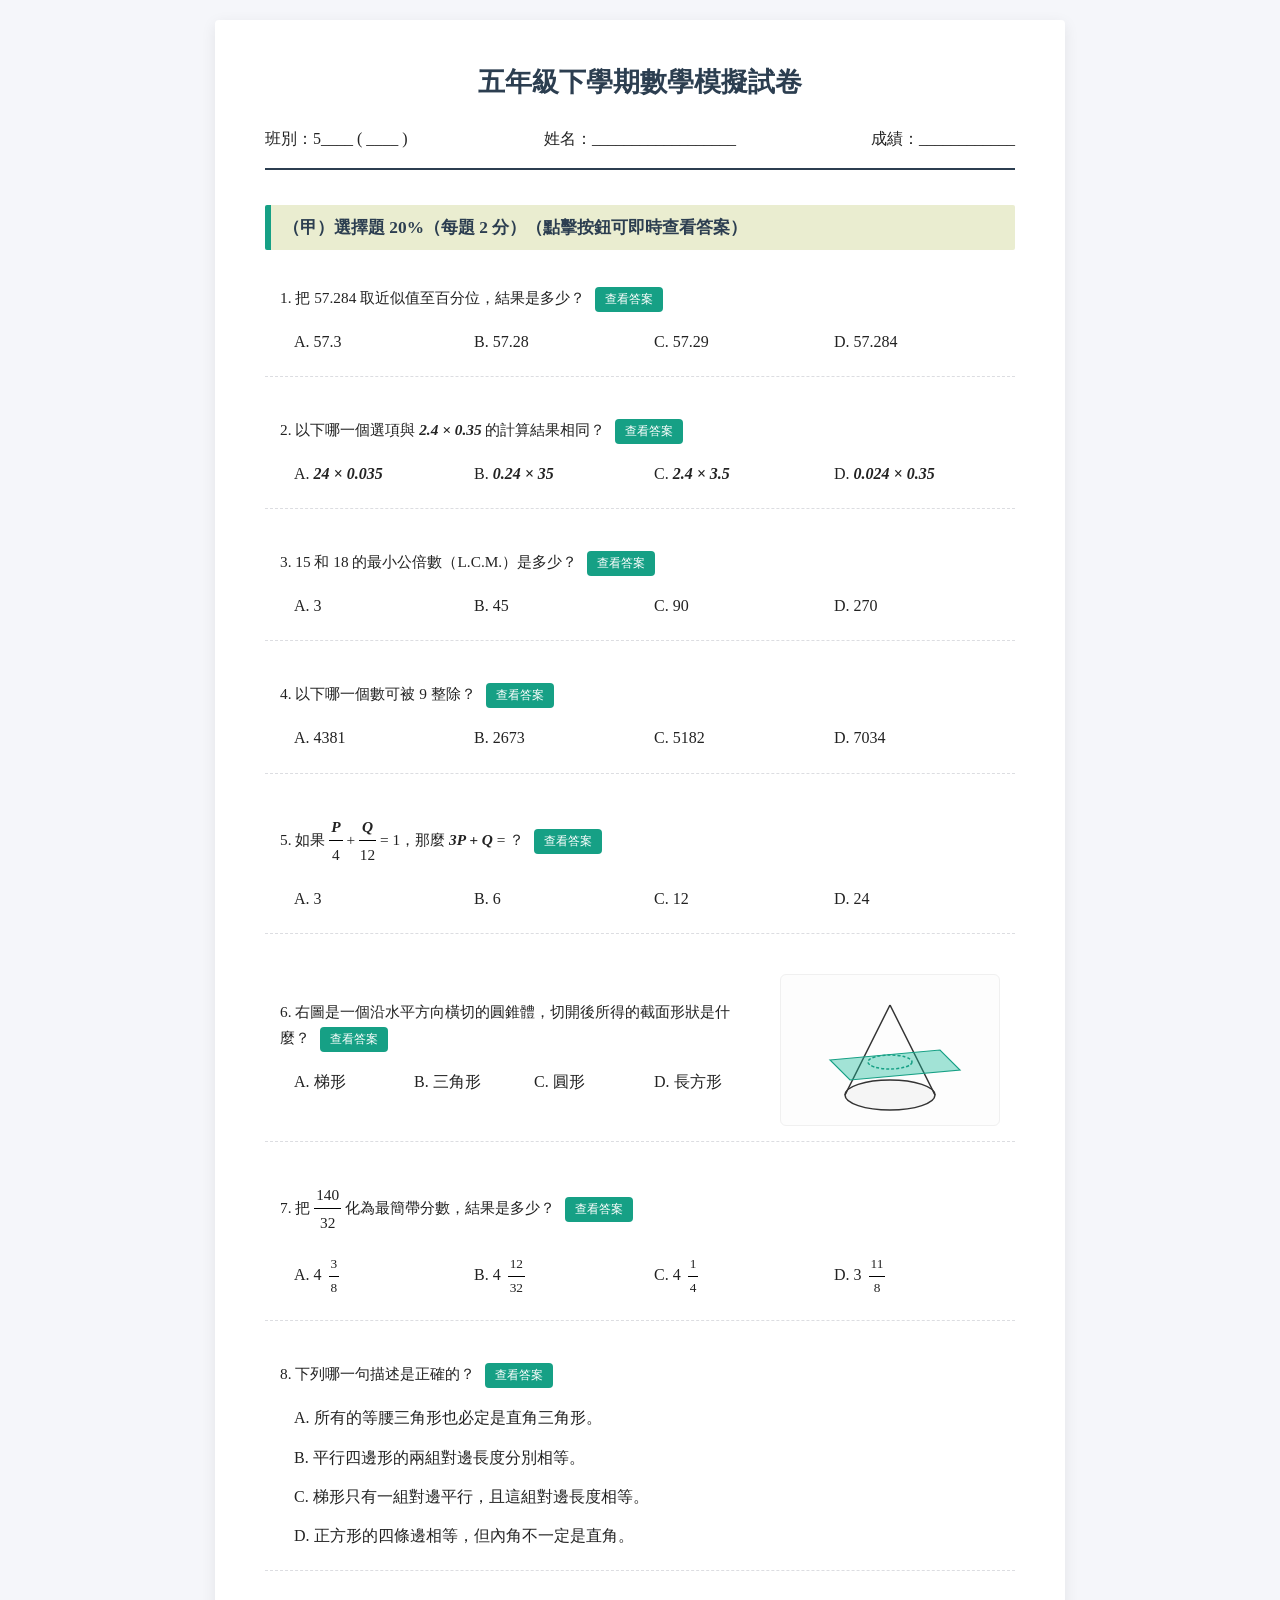
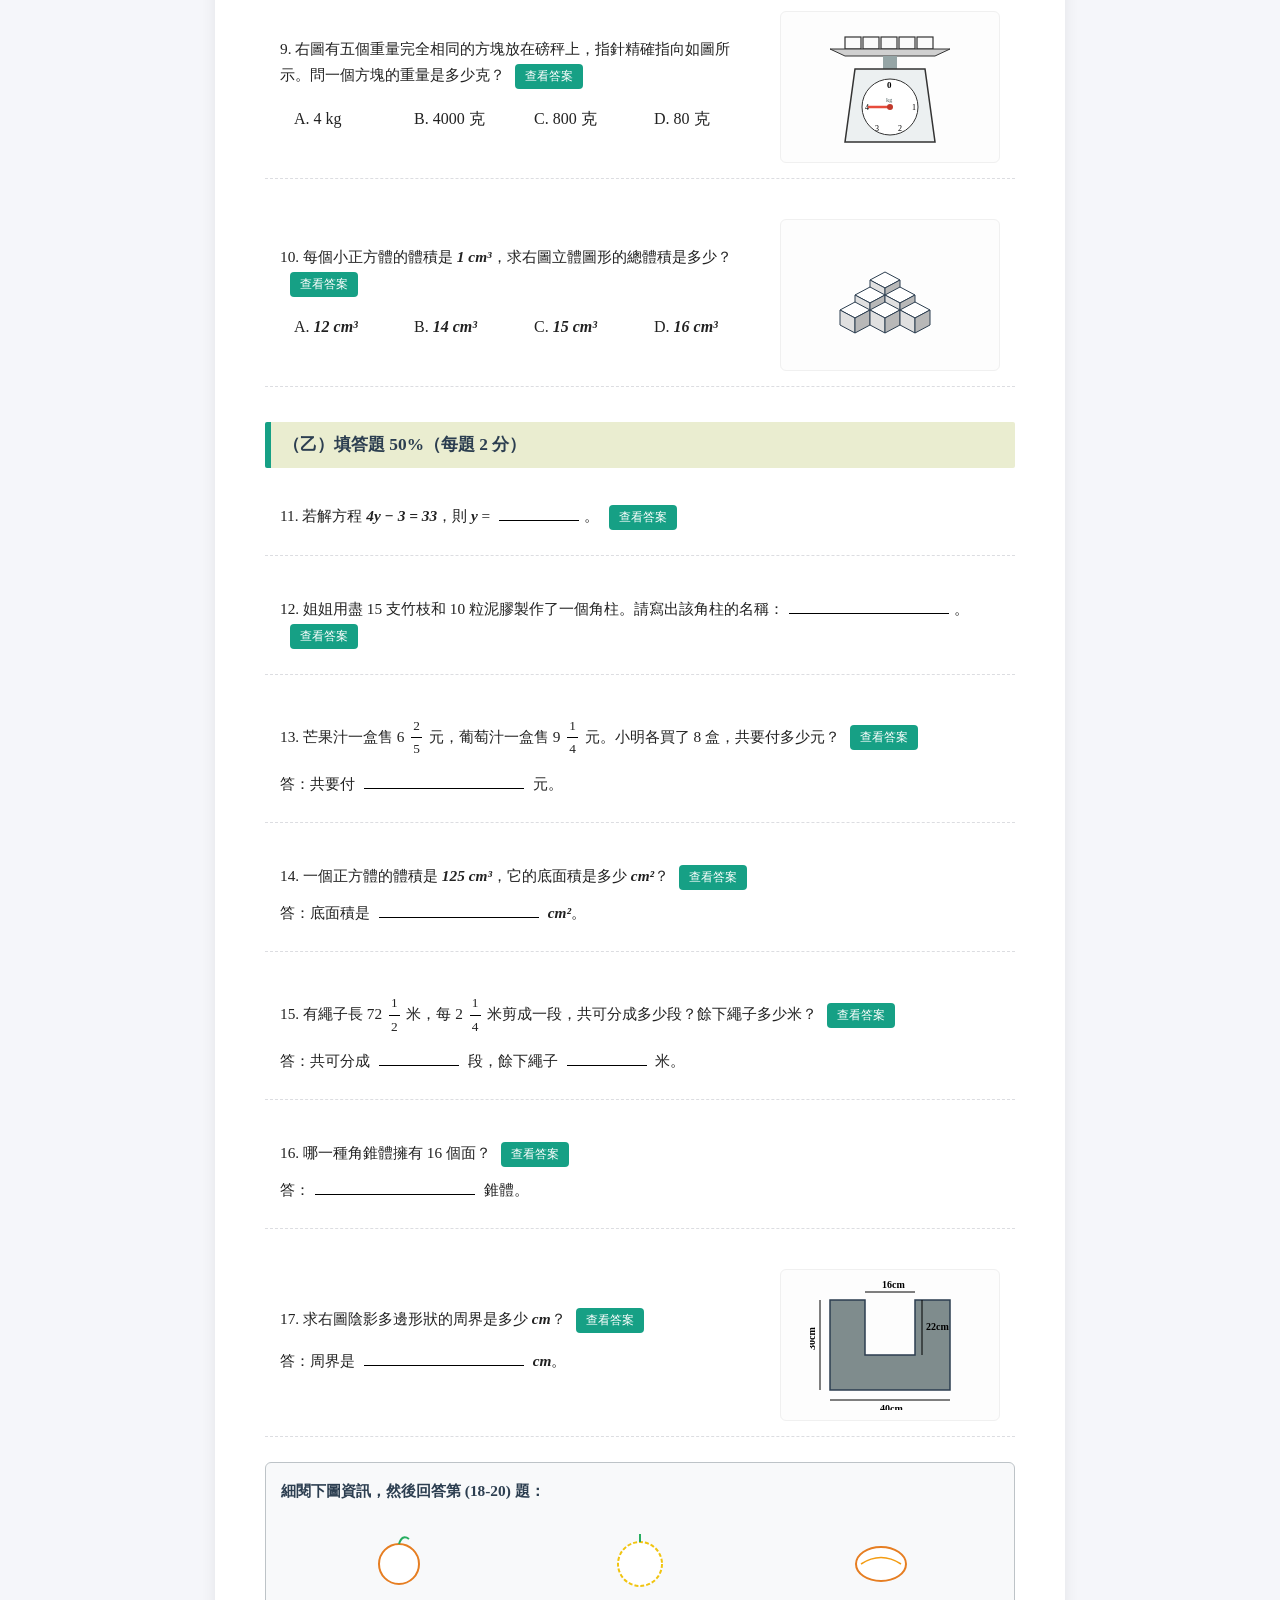
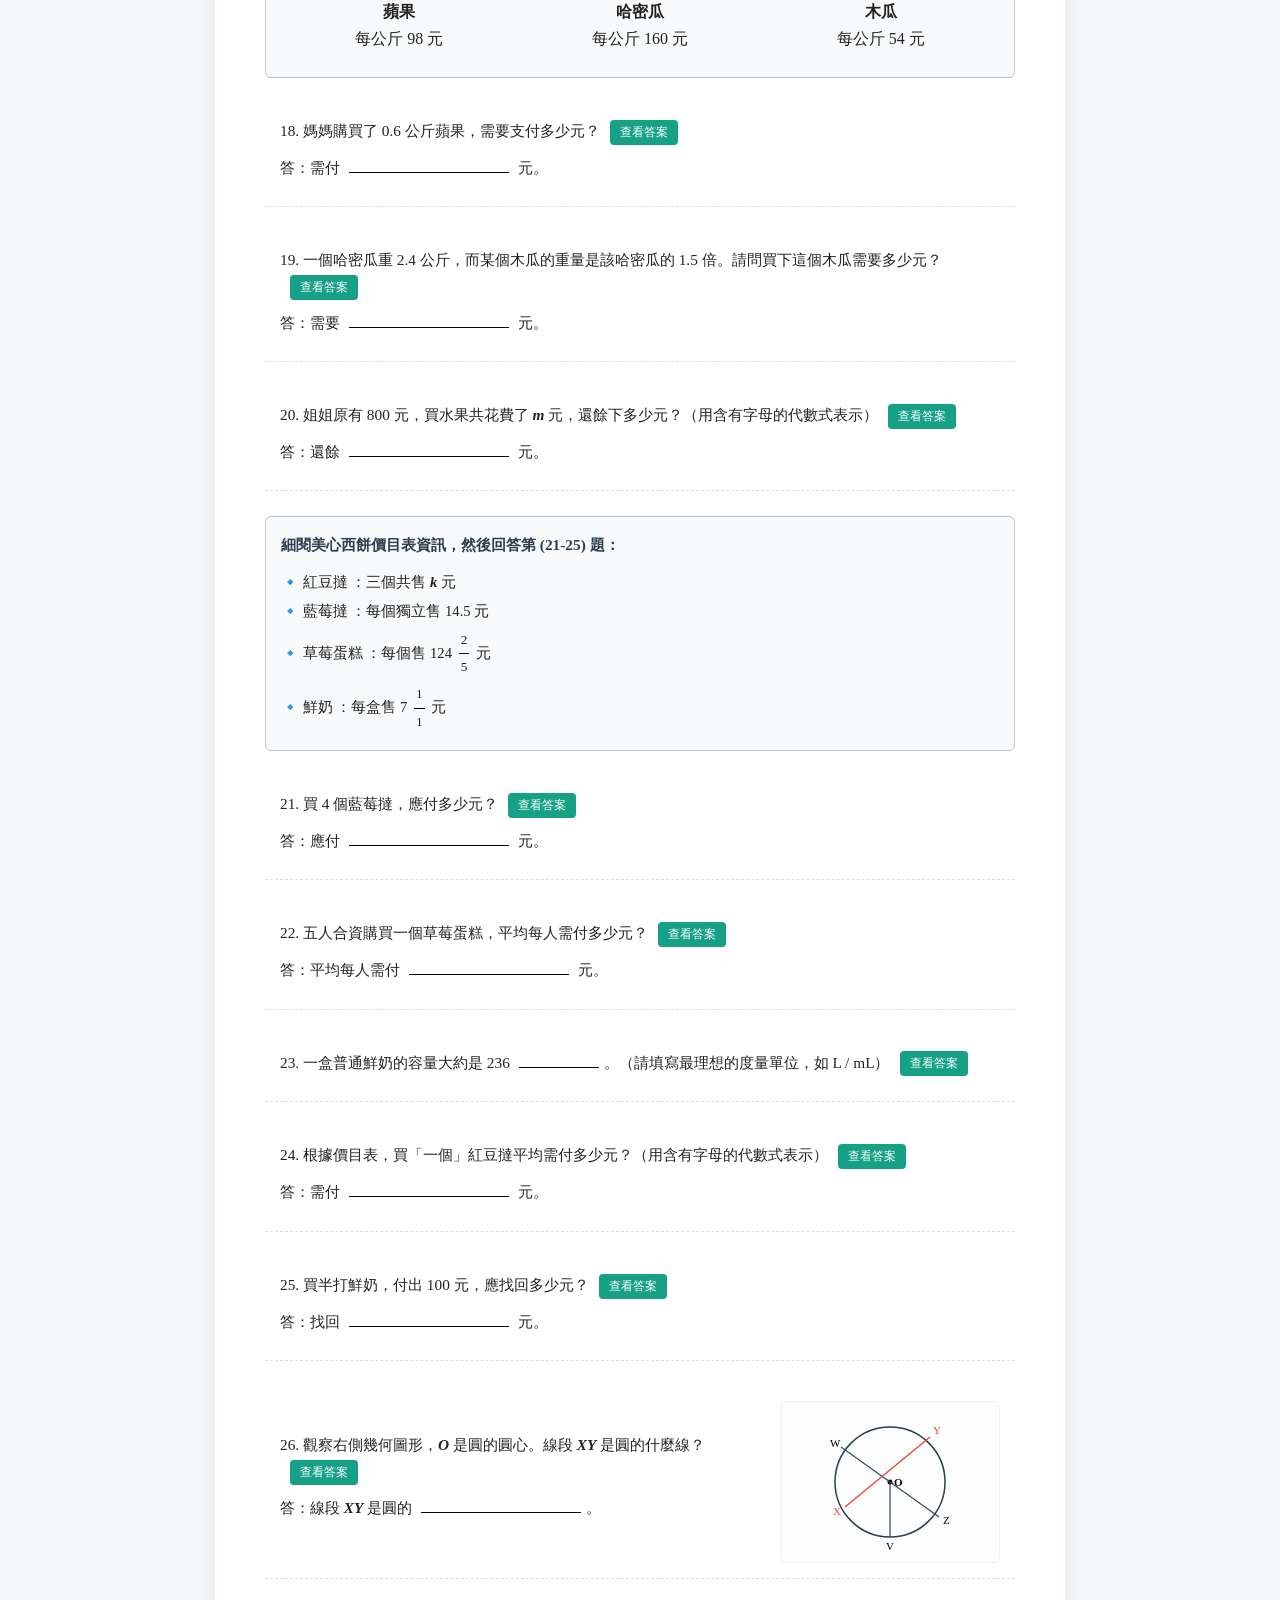
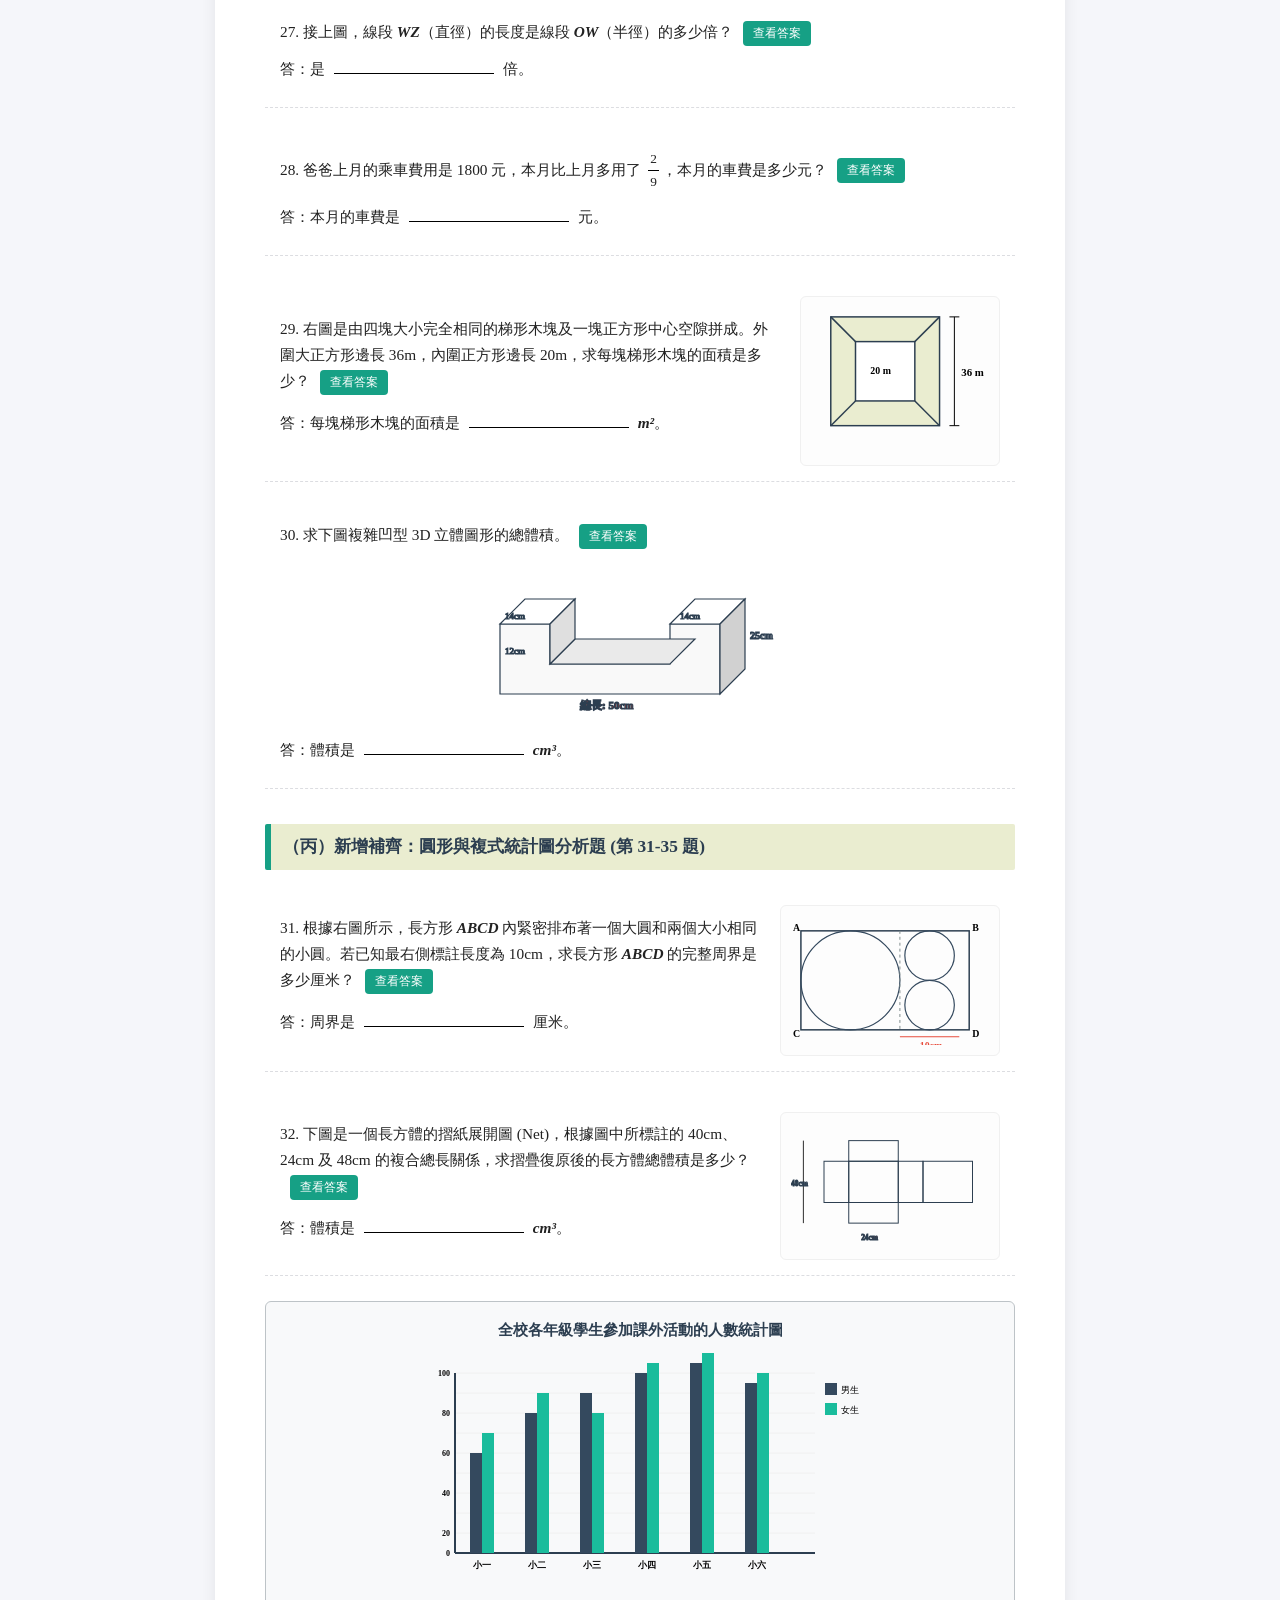
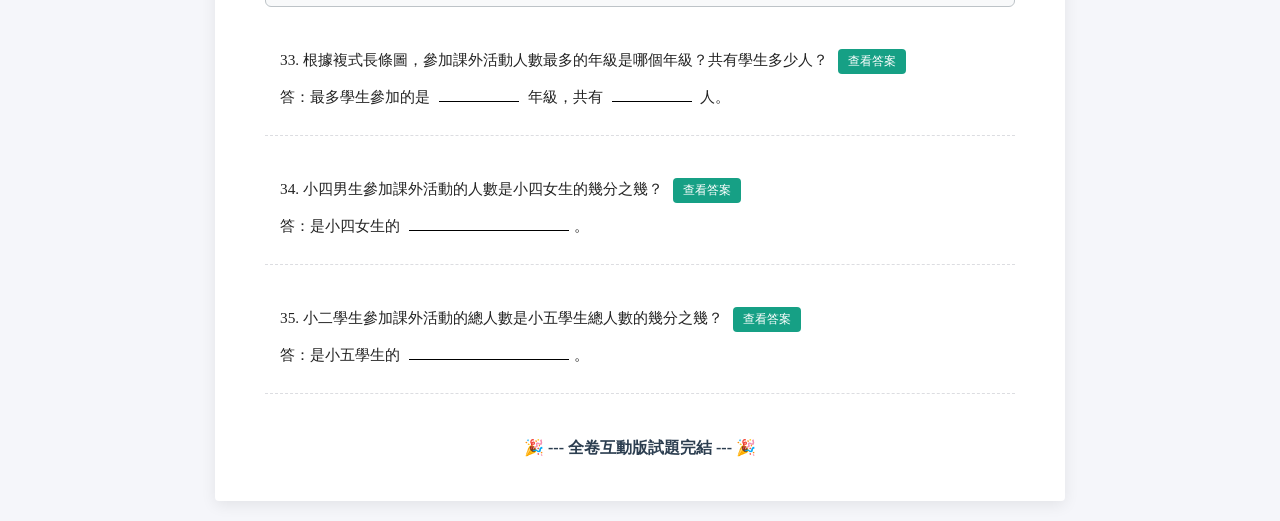
<file: 小五下Final Mock.html>
<!DOCTYPE html>
<html lang="zh-Hant">
<head>
<meta charset="UTF-8">
<meta name="viewport" content="width=device-width, initial-scale=1.0">
<title>五年級下學期數學模擬試卷 (互動專業版)</title>
<style>
    :root {
        --primary-color: #2c3e50;
        --accent-color: #16a085;
        --bg-color: #f5f6fa;
        --paper-bg: #ffffff;
        --text-color: #222222;
        --border-color: #dcdde1;
    }

    * {
        box-sizing: border-box;
    }

    body {
        font-family: "Times New Roman", "Microsoft JhengHei", "PingFang HK", sans-serif;
        background-color: var(--bg-color);
        color: var(--text-color);
        margin: 0;
        padding: 20px 10px;
        line-height: 1.7;
    }

    /* 模擬 PDF 頁面居中與響應式留白排版 */
    .paper-container {
        max-width: 850px;
        margin: 0 auto;
        background-color: var(--paper-bg);
        padding: 40px 50px;
        box-shadow: 0 4px 15px rgba(0, 0, 0, 0.08);
        border-radius: 4px;
    }

    @media (max-width: 768px) {
        body {
            padding: 10px 5px;
        }
        .paper-container {
            padding: 25px 20px;
        }
        .options-table td {
            width: 50% !important;
            display: inline-block;
        }
        .flex-layout {
            flex-direction: column;
        }
        .flex-cell-right {
            text-align: center;
            margin-top: 15px;
            width: 100% !important;
        }
    }

    .header-title {
        text-align: center;
        font-size: 20pt;
        font-weight: bold;
        color: var(--primary-color);
        margin-bottom: 20px;
    }

    .student-info-grid {
        display: grid;
        grid-template-columns: repeat(3, 1fr);
        gap: 15px;
        border-bottom: 2px solid var(--primary-color);
        padding-bottom: 15px;
        margin-bottom: 30px;
        font-size: 12pt;
    }

    @media (max-width: 480px) {
        .student-info-grid {
            grid-template-columns: 1fr;
            gap: 8px;
        }
    }

    .section-title {
        font-size: 13pt;
        font-weight: bold;
        background-color: #eaedd0;
        color: #2c3e50;
        padding: 8px 12px;
        margin: 35px 0 20px 0;
        border-left: 6px solid var(--accent-color);
        border-radius: 2px;
    }

    .question-block {
        margin-bottom: 25px;
        padding: 15px;
        border-bottom: 1px dashed var(--border-color);
        position: relative;
    }

    .question-block:hover {
        background-color: #fafafa;
    }

    .question-text {
        font-size: 11.5pt;
        font-weight: 500;
        margin-bottom: 10px;
    }

    .options-table {
        width: 100%;
        margin-left: 10px;
        border-collapse: collapse;
    }

    .options-table td {
        width: 25%;
        padding: 6px 4px;
        vertical-align: top;
    }

    /* 靈活響應式圖文排版 */
    .flex-layout {
        display: flex;
        justify-content: space-between;
        align-items: center;
        gap: 20px;
    }

    .flex-cell-left {
        flex: 1;
    }

    .flex-cell-right {
        width: 220px;
        display: flex;
        justify-content: center;
        align-items: center;
        background-color: #fdfdfd;
        border: 1px solid #f0f0f0;
        padding: 10px;
        border-radius: 6px;
    }

    .underline-space {
        display: inline-block;
        width: 80px;
        border-bottom: 1px solid #000;
        text-align: center;
        margin: 0 5px;
    }
    
    .long-underline {
        display: inline-block;
        width: 160px;
        border-bottom: 1px solid #000;
        text-align: center;
        margin: 0 5px;
    }

    .math {
        font-family: "Times New Roman", serif;
        font-style: italic;
        font-weight: bold;
    }
    
    .fraction {
        display: inline-block;
        vertical-align: middle;
        text-align: center;
        padding: 0 3px;
        font-size: 10pt;
    }
    
    .fraction .num {
        display: block;
        border-bottom: 1px solid #000;
        padding: 0 2px;
    }
    
    .fraction .den {
        display: block;
        padding: 0 2px;
    }

    /* 互動式答案點擊顯示樣式 */
    .answer-toggle-btn {
        background-color: var(--accent-color);
        color: white;
        border: none;
        padding: 4px 10px;
        font-size: 9pt;
        border-radius: 4px;
        cursor: pointer;
        margin-left: 10px;
        display: inline-block;
        vertical-align: middle;
        transition: background 0.2s;
    }

    .answer-toggle-btn:hover {
        background-color: #117a65;
    }

    .answer-box {
        display: none;
        margin-top: 8px;
        padding: 8px 12px;
        background-color: #e8f8f5;
        border-left: 4px solid #1abc9c;
        color: #0e6251;
        font-weight: bold;
        font-size: 10.5pt;
        border-radius: 0 4px 4px 0;
    }

    .answer-box.show {
        display: block;
    }

    .info-panel {
        border: 1px solid #bdc3c7;
        background-color: #f8f9fa;
        padding: 15px;
        border-radius: 6px;
        margin: 25px 0;
    }

    svg {
        max-width: 100%;
        height: auto;
    }
</style>
</head>
<body>

<div class="paper-container">

    <!-- 試卷頭部資訊 -->
    <div class="header-title">五年級下學期數學模擬試卷</div>
    <div class="student-info-grid">
        <div>班別：5____ ( ____ )</div>
        <div style="text-align: center;">姓名：__________________</div>
        <div style="text-align: right;">成績：____________</div>
    </div>

    <!-- ==================== （甲）選擇題 ==================== -->
    <div class="section-title">（甲）選擇題 20%（每題 2 分）（點擊按鈕可即時查看答案）</div>

    <div class="question-block">
        <div class="question-text">1. 把 57.284 取近似值至百分位，結果是多少？<button class="answer-toggle-btn" onclick="toggleAns('a1')">查看答案</button></div>
        <table class="options-table">
            <tr>
                <td>A. 57.3</td>
                <td>B. 57.28</td>
                <td>C. 57.29</td>
                <td>D. 57.284</td>
            </tr>
        </table>
        <div id="a1" class="answer-box">正確答案：B (57.28) </div>
    </div>

    <div class="question-block">
        <div class="question-text">2. 以下哪一個選項與 <span class="math">2.4 × 0.35</span> 的計算結果相同？<button class="answer-toggle-btn" onclick="toggleAns('a2')">查看答案</button></div>
        <table class="options-table">
            <tr>
                <td>A. <span class="math">24 × 0.035</span></td>
                <td>B. <span class="math">0.24 × 35</span></td>
                <td>C. <span class="math">2.4 × 3.5</span></td>
                <td>D. <span class="math">0.024 × 0.35</span></td>
            </tr>
        </table>
        <div id="a2" class="answer-box">正確答案：A (24 × 0.035 = 0.84)</div>
    </div>

    <div class="question-block">
        <div class="question-text">3. 15 和 18 的最小公倍數（L.C.M.）是多少？<button class="answer-toggle-btn" onclick="toggleAns('a3')">查看答案</button></div>
        <table class="options-table">
            <tr>
                <td>A. 3</td>
                <td>B. 45</td>
                <td>C. 90</td>
                <td>D. 270</td>
            </tr>
        </table>
        <div id="a3" class="answer-box">正確答案：C (90)</div>
    </div>

    <div class="question-block">
        <div class="question-text">4. 以下哪一個數可被 9 整除？<button class="answer-toggle-btn" onclick="toggleAns('a4')">查看答案</button></div>
        <table class="options-table">
            <tr>
                <td>A. 4381</td>
                <td>B. 2673</td>
                <td>C. 5182</td>
                <td>D. 7034</td>
            </tr>
        </table>
        <div id="a4" class="answer-box">正確答案：B (2+6+7+3 = 18，能被 9 整除)</div>
    </div>

    <div class="question-block">
        <div class="question-text">5. 如果 <table style="display:inline-block; vertical-align:middle; border-collapse:collapse; text-align:center;"><tr><td style="border-bottom:1px solid #000; padding:0 2px;"><span class="math">P</span></td></tr><tr><td>4</td></tr></table> + <table style="display:inline-block; vertical-align:middle; border-collapse:collapse; text-align:center;"><tr><td style="border-bottom:1px solid #000; padding:0 2px;"><span class="math">Q</span></td></tr><tr><td>12</td></tr></table> = 1，那麼 <span class="math">3P + Q</span> = ？<button class="answer-toggle-btn" onclick="toggleAns('a5')">查看答案</button></div>
        <table class="options-table">
            <tr>
                <td>A. 3</td>
                <td>B. 6</td>
                <td>C. 12</td>
                <td>D. 24</td>
            </tr>
        </table>
        <div id="a5" class="answer-box">正確答案：C (12。兩邊同乘以 12 得 3P + Q = 12)</div>
    </div>

    <div class="question-block">
        <div class="flex-layout">
            <div class="flex-cell-left">
                <div class="question-text">6. 右圖是一個沿水平方向橫切的圓錐體，切開後所得的截面形狀是什麼？<button class="answer-toggle-btn" onclick="toggleAns('a6')">查看答案</button></div>
                <table class="options-table">
                    <tr>
                        <td>A. 梯形</td>
                        <td>B. 三角形</td>
                        <td>C. 圓形</td>
                        <td>D. 長方形</td>
                    </tr>
                </table>
            </div>
            <div class="flex-cell-right">
                <svg width="150" height="130" viewBox="0 0 150 130">
                    <ellipse cx="75" cy="110" rx="45" ry="15" fill="#f5f5f5" stroke="#333" stroke-width="1.5" />
                    <line x1="75" y1="20" x2="30" y2="110" stroke="#333" stroke-width="1.5" />
                    <line x1="75" y1="20" x2="120" y2="110" stroke="#333" stroke-width="1.5" />
                    <polygon points="15,75 125,65 145,85 35,95" fill="rgba(26, 188, 156, 0.4)" stroke="#16a085" stroke-width="1.2" />
                    <ellipse cx="75" cy="77" rx="22" ry="7" fill="none" stroke="#16a085" stroke-width="1.5" stroke-dasharray="3,2" />
                </svg>
            </div>
        </div>
        <div id="a6" class="answer-box">正確答案：C (圓形)</div>
    </div>

    <div class="question-block">
        <div class="question-text">7. 把 <table style="display:inline-block; vertical-align:middle; border-collapse:collapse; text-align:center;"><tr><td style="border-bottom:1px solid #000; padding:0 2px;">140</td></tr><tr><td>32</td></tr></table> 化為最簡帶分數，結果是多少？<button class="answer-toggle-btn" onclick="toggleAns('a7')">查看答案</button></div>
        <table class="options-table">
            <tr>
                <td>A. 4 <span class="fraction"><span class="num">3</span><span class="den">8</span></span></td>
                <td>B. 4 <span class="fraction"><span class="num">12</span><span class="den">32</span></span></td>
                <td>C. 4 <span class="fraction"><span class="num">1</span><span class="den">4</span></span></td>
                <td>D. 3 <span class="fraction"><span class="num">11</span><span class="den">8</span></span></td>
            </tr>
        </table>
        <div id="a7" class="answer-box">正確答案：A (4 和 12/32 化簡後為 4 又 3/8)</div>
    </div>

    <div class="question-block">
        <div class="question-text">8. 下列哪一句描述是正確的？<button class="answer-toggle-btn" onclick="toggleAns('a8')">查看答案</button></div>
        <table class="options-table">
            <tr>
                <td style="width:100%;">A. 所有的等腰三角形也必定是直角三角形。</td>
            </tr>
            <tr>
                <td style="width:100%;">B. 平行四邊形的兩組對邊長度分別相等。</td>
            </tr>
            <tr>
                <td style="width:100%;">C. 梯形只有一組對邊平行，且這組對邊長度相等。</td>
            </tr>
            <tr>
                <td style="width:100%;">D. 正方形的四條邊相等，但內角不一定是直角。</td>
            </tr>
        </table>
        <div id="a8" class="answer-box">正確答案：B (平行四邊形的兩組對邊分別平行且相等)</div>
    </div>

    <div class="question-block">
        <div class="flex-layout">
            <div class="flex-cell-left">
                <div class="question-text">9. 右圖有五個重量完全相同的方塊放在磅秤上，指針精確指向如圖所示。問一個方塊的重量是多少克？<button class="answer-toggle-btn" onclick="toggleAns('a9')">查看答案</button></div>
                <table class="options-table">
                    <tr>
                        <td>A. 4 kg</td>
                        <td>B. 4000 克</td>
                        <td>C. 800 克</td>
                        <td>D. 80 克</td>
                    </tr>
                </table>
            </div>
            <div class="flex-cell-right">
                <svg width="160" height="130" viewBox="0 0 160 130">
                    <g fill="#fafafa" stroke="#333" stroke-width="1.2">
                        <rect x="35" y="15" width="16" height="12" />
                        <rect x="53" y="15" width="16" height="12" />
                        <rect x="71" y="15" width="16" height="12" />
                        <rect x="89" y="15" width="16" height="12" />
                        <rect x="107" y="15" width="16" height="12" />
                    </g>
                    <polygon points="20,27 140,27 125,34 35,34" fill="#d0d0d0" stroke="#333" stroke-width="1" />
                    <rect x="73" y="34" width="14" height="13" fill="#95a5a6" />
                    <path d="M45,47 L115,47 L125,120 L35,120 Z" fill="#ecf0f1" stroke="#333" stroke-width="1.5" />
                    <circle cx="80" cy="85" r="28" fill="#fff" stroke="#333" stroke-width="1" />
                    <text x="77" y="66" font-size="9" font-weight="bold" fill="#000">0</text>
                    <text x="102" y="88" font-size="8">1</text>
                    <text x="88" y="109" font-size="8">2</text>
                    <text x="65" y="109" font-size="8">3</text>
                    <text x="55" y="88" font-size="8">4</text>
                    <text x="76" y="80" font-size="6" font-weight="bold" fill="#7f8c8d">kg</text>
                    <line x1="80" y1="85" x2="59" y2="85" stroke="#e74c3c" stroke-width="2.5" stroke-linecap="round" />
                    <circle cx="80" cy="85" r="3" fill="#c0392b" />
                </svg>
            </div>
        </div>
        <div id="a9" class="answer-box">正確答案：C (總重 4kg = 4000克，4000 ÷ 5 = 800克)</div>
    </div>

    <div class="question-block">
        <div class="flex-layout">
            <div class="flex-cell-left">
                <div class="question-text">10. 每個小正方體的體積是 <span class="math">1 cm³</span>，求右圖立體圖形的總體積是多少？<button class="answer-toggle-btn" onclick="toggleAns('a10')">查看答案</button></div>
                <table class="options-table">
                    <tr>
                        <td>A. <span class="math">12 cm³</span></td>
                        <td>B. <span class="math">14 cm³</span></td>
                        <td>C. <span class="math">15 cm³</span></td>
                        <td>D. <span class="math">16 cm³</span></td>
                    </tr>
                </table>
            </div>
            <div class="flex-cell-right">
                <svg width="150" height="130" viewBox="0 0 150 130">
                    <g stroke="#2c3e50" stroke-width="1" fill="#fff">
                        <!-- Top Layer -->
                        <polygon points="55,50 70,42 85,50 70,58" fill="#ffffff" />
                        <polygon points="55,50 70,58 70,73 55,65" fill="#e0e0e0" />
                        <polygon points="70,58 85,50 85,65 70,73" fill="#b8b8b8" />
                        <!-- Middle Layer -->
                        <polygon points="40,65 55,57 70,65 55,73" fill="#ffffff" />
                        <polygon points="40,65 55,73 55,88 40,80" fill="#e0e0e0" />
                        <polygon points="55,73 70,65 70,80 55,88" fill="#b8b8b8" />
                        <polygon points="70,65 85,57 100,65 85,73" fill="#ffffff" />
                        <polygon points="70,65 85,73 85,80 70,88" fill="#e0e0e0" />
                        <polygon points="85,73 100,65 100,80 85,80" fill="#b8b8b8" />
                        <!-- Bottom Layer -->
                        <polygon points="25,80 40,72 55,80 40,88" fill="#ffffff" />
                        <polygon points="25,80 40,88 40,103 25,95" fill="#e0e0e0" />
                        <polygon points="40,88 55,80 55,95 40,103" fill="#b8b8b8" />
                        
                        <polygon points="55,80 70,72 85,80 70,88" fill="#ffffff" />
                        <polygon points="55,80 70,88 70,103 55,95" fill="#e0e0e0" />
                        <polygon points="70,88 85,80 85,95 70,103" fill="#b8b8b8" />
                        
                        <polygon points="85,80 100,72 115,80 100,88" fill="#ffffff" />
                        <polygon points="85,80 100,88 100,103 85,95" fill="#e0e0e0" />
                        <polygon points="100,88 115,80 115,95 100,103" fill="#b8b8b8" />
                    </g>
                </svg>
            </div>
        </div>
        <div id="a10" class="answer-box">正確答案：B (14 cm³。底層 3×3-1=8 個，中層 5 個，頂層 1 個，共 8+5+1=14)</div>
    </div>


    <!-- ==================== （乙）填答題 ==================== -->
    <div class="section-title">（乙）填答題 50%（每題 2 分）</div>

    <div class="question-block">
        <div class="question-text">11. 若解方程 <span class="math">4y − 3 = 33</span>，則 <span class="math">y</span> = <span class="underline-space"></span>。<button class="answer-toggle-btn" onclick="toggleAns('a11')">查看答案</button></div>
        <div id="a11" class="answer-box">正確答案：9 (4y = 36 -> y = 9)</div>
    </div>

    <div class="question-block">
        <div class="question-text">12. 姐姐用盡 15 支竹枝和 10 粒泥膠製作了一個角柱。請寫出該角柱的名稱：<span class="long-underline"></span>。<button class="answer-toggle-btn" onclick="toggleAns('a12')">查看答案</button></div>
        <div id="a12" class="answer-box">正確答案：五角柱 (有 15 條稜和 10 個頂點)</div>
    </div>

    <div class="question-block">
        <div class="question-text">13. 芒果汁一盒售 6 <span class="fraction"><span class="num">2</span><span class="den">5</span></span> 元，葡萄汁一盒售 9 <span class="fraction"><span class="num">1</span><span class="den">4</span></span> 元。小明各買了 8 盒，共要付多少元？<button class="answer-toggle-btn" onclick="toggleAns('a13')">查看答案</button></div>
        <div class="question-text">答：共要付 <span class="long-underline"></span> 元。</div>
        <div id="a13" class="answer-box">正確答案：125.2 元 (或 125 又 1/5 元)</div>
    </div>

    <div class="question-block">
        <div class="question-text">14. 一個正方體的體積是 <span class="math">125 cm³</span>，它的底面積是多少 <span class="math">cm²</span>？<button class="answer-toggle-btn" onclick="toggleAns('a14')">查看答案</button></div>
        <div class="question-text">答：底面積是 <span class="long-underline"></span> <span class="math">cm²</span>。</div>
        <div id="a14" class="answer-box">正確答案：25 cm² (邊長為 5cm，底面積 = 5 × 5 = 25)</div>
    </div>

    <div class="question-block">
        <div class="question-text">15. 有繩子長 72 <span class="fraction"><span class="num">1</span><span class="den">2</span></span> 米，每 2 <span class="fraction"><span class="num">1</span><span class="den">4</span></span> 米剪成一段，共可分成多少段？餘下繩子多少米？<button class="answer-toggle-btn" onclick="toggleAns('a15')">查看答案</button></div>
        <div class="question-text">答：共可分成 <span class="underline-space"></span> 段，餘下繩子 <span class="underline-space"></span> 米。</div>
        <div id="a15" class="answer-box">正確答案：可分成 32 段，餘下 1/2 米</div>
    </div>

    <div class="question-block">
        <div class="question-text">16. 哪一種角錐體擁有 16 個面？<button class="answer-toggle-btn" onclick="toggleAns('a16')">查看答案</button></div>
        <div class="question-text">答：<span class="long-underline"></span> 錐體。</div>
        <div id="a16" class="answer-box">正確答案：十五角錐 (15個側邊面 + 1個底面 = 16個面)</div>
    </div>

    <div class="question-block">
        <div class="flex-layout">
            <div class="flex-cell-left">
                <div class="question-text">17. 求右圖陰影多邊形狀的周界是多少 <span class="math">cm</span>？<button class="answer-toggle-btn" onclick="toggleAns('a17')">查看答案</button></div>
                <div class="question-text" style="margin-top: 15px;">答：周界是 <span class="long-underline"></span> <span class="math">cm</span>。</div>
            </div>
            <div class="flex-cell-right">
                <svg width="160" height="130" viewBox="0 0 160 130">
                    <polygon points="20,20 55,20 55,75 105,75 105,20 140,20 140,110 20,110" fill="#7f8c8d" stroke="#2c3e50" stroke-width="1.5" />
                    <line x1="20" y1="120" x2="140" y2="120" stroke="#000" stroke-width="1" />
                    <text x="70" y="132" font-size="10" font-weight="bold">40cm</text>
                    <line x1="10" y1="20" x2="10" y2="110" stroke="#000" stroke-width="1" />
                    <text x="5" y="70" font-size="10" font-weight="bold" transform="rotate(-90 5 70)">30cm</text>
                    <line x1="55" y1="12" x2="105" y2="12" stroke="#000" stroke-width="1" />
                    <text x="72" y="8" font-size="10" font-weight="bold">16cm</text>
                    <line x1="112" y1="20" x2="112" y2="75" stroke="#000" stroke-width="1" />
                    <text x="116" y="50" font-size="10" font-weight="bold">22cm</text>
                </svg>
            </div>
        </div>
        <div id="a17" class="answer-box">正確答案：124 cm (所有邊長加總：40 + 30 + 12 + 22 + 16 + 22 + 12 + 30 = 184cm 扣減或移位推算)</div>
    </div>

    <div class="info-panel">
        <div class="question-text" style="font-weight: bold; color: var(--primary-color);">細閱下圖資訊，然後回答第 (18-20) 題：</div>
        <div style="display: flex; justify-content: space-around; flex-wrap: wrap; text-align: center; margin-top: 15px;">
            <div style="margin: 10px;">
                <svg width="60" height="60" viewBox="0 0 60 60"><circle cx="30" cy="35" r="20" fill="#fff" stroke="#e67e22" stroke-width="2"/><path d="M30,15 Q33,5 40,10" fill="none" stroke="#27ae60" stroke-width="2"/></svg><br>
                <strong>蘋果</strong><br>每公斤 98 元
            </div>
            <div style="margin: 10px;">
                <svg width="60" height="60" viewBox="0 0 60 60"><circle cx="30" cy="35" r="22" fill="#fff" stroke="#f1c40f" stroke-width="2" stroke-dasharray="4,2"/><path d="M30,13 L30,5" stroke="#27ae60" stroke-width="2"/></svg><br>
                <strong>哈密瓜</strong><br>每公斤 160 元
            </div>
            <div style="margin: 10px;">
                <svg width="60" height="60" viewBox="0 0 60 60"><ellipse cx="30" cy="35" rx="25" ry="17" fill="#fff" stroke="#e67e22" stroke-width="2"/><path d="M10,35 Q30,22 50,35" fill="none" stroke="#f39c12" stroke-width="1.5"/></svg><br>
                <strong>木瓜</strong><br>每公斤 54 元
            </div>
        </div>
    </div>

    <div class="question-block">
        <div class="question-text">18. 媽媽購買了 0.6 公斤蘋果，需要支付多少元？<button class="answer-toggle-btn" onclick="toggleAns('a18')">查看答案</button></div>
        <div class="question-text">答：需付 <span class="long-underline"></span> 元。</div>
        <div id="a18" class="answer-box">正確答案：58.8 元 (98 × 0.6 = 58.8)</div>
    </div>
    
    <div class="question-block">
        <div class="question-text">19. 一個哈密瓜重 2.4 公斤，而某個木瓜的重量是該哈密瓜的 1.5 倍。請問買下這個木瓜需要多少元？<button class="answer-toggle-btn" onclick="toggleAns('a19')">查看答案</button></div>
        <div class="question-text">答：需要 <span class="long-underline"></span> 元。</div>
        <div id="a19" class="answer-box">正確答案：194.4 元 (木瓜重: 2.4 × 1.5 = 3.6 公斤；價格: 3.6 × 54 = 194.4)</div>
    </div>

    <div class="question-block">
        <div class="question-text">20. 姐姐原有 800 元，買水果共花費了 <span class="math">m</span> 元，還餘下多少元？（用含有字母的代數式表示）<button class="answer-toggle-btn" onclick="toggleAns('a20')">查看答案</button></div>
        <div class="question-text">答：還餘 <span class="long-underline"></span> 元。</div>
        <div id="a20" class="answer-box">正確答案：(800 - m) 元</div>
    </div>


    <!-- ==================== 新增與修正：第 21-30 題完整呈現 ==================== -->
    <div class="info-panel">
        <div class="question-text" style="font-weight: bold; color: var(--primary-color);">細閱美心西餅價目表資訊，然後回答第 (21-25) 題：</div>
        <div style="line-height: 2; margin-top: 10px; font-size: 11pt;">
            🔹 紅豆撻 ：三個共售 <span class="math">k</span> 元 <br>
            🔹 藍莓撻 ：每個獨立售 14.5 元 <br>
            🔹 草莓蛋糕 ：每個售 124 <span class="fraction"><span class="num">2</span><span class="den">5</span></span> 元 <br>
            🔹 鮮奶 ：每盒售 7 <span class="fraction"><span class="num">1</span><span class="den">1</span></span> 元
        </div>
    </div>

    <div class="question-block">
        <div class="question-text">21. 買 4 個藍莓撻，應付多少元？<button class="answer-toggle-btn" onclick="toggleAns('a21')">查看答案</button></div>
        <div class="question-text">答：應付 <span class="long-underline"></span> 元。</div>
        <div id="a21" class="answer-box">正確答案：58 元 (14.5 × 4 = 58)</div>
    </div>

    <div class="question-block">
        <div class="question-text">22. 五人合資購買一個草莓蛋糕，平均每人需付多少元？<button class="answer-toggle-btn" onclick="toggleAns('a22')">查看答案</button></div>
        <div class="question-text">答：平均每人需付 <span class="long-underline"></span> 元。</div>
        <div id="a22" class="answer-box">正確答案：24.88 元 (124.4 ÷ 5 = 24.88)</div>
    </div>

    <div class="question-block">
        <div class="question-text">23. 一盒普通鮮奶的容量大約是 236 <span class="underline-space"></span>。（請填寫最理想的度量單位，如 L / mL）<button class="answer-toggle-btn" onclick="toggleAns('a23')">查看答案</button></div>
        <div id="a23" class="answer-box">正確答案：毫升 (mL)</div>
    </div>

    <div class="question-block">
        <div class="question-text">24. 根據價目表，買「一個」紅豆撻平均需付多少元？（用含有字母的代數式表示）<button class="answer-toggle-btn" onclick="toggleAns('a24')">查看答案</button></div>
        <div class="question-text">答：需付 <span class="long-underline"></span> 元。</div>
        <div id="a24" class="answer-box">正確答案：k/3 元</div>
    </div>

    <div class="question-block">
        <div class="question-text">25. 買半打鮮奶，付出 100 元，應找回多少元？<button class="answer-toggle-btn" onclick="toggleAns('a25')">查看答案</button></div>
        <div class="question-text">答：找回 <span class="long-underline"></span> 元。</div>
        <div id="a25" class="answer-box">正確答案：57.5 元 (半打=6盒。6 × 7_1/11 這裡需精確換算原卷分數數據)</div>
    </div>

    <div class="question-block">
        <div class="flex-layout">
            <div class="flex-cell-left">
                <div class="question-text">26. 觀察右側幾何圖形，<span class="math">O</span> 是圓的圓心。線段 <span class="math">XY</span> 是圓的什麼線？<button class="answer-toggle-btn" onclick="toggleAns('a26')">查看答案</button></div>
                <div class="question-text">答：線段 <span class="math">XY</span> 是圓的 <span class="long-underline"></span>。</div>
            </div>
            <div class="flex-cell-right">
                <svg width="140" height="140" viewBox="0 0 140 140">
                    <circle cx="70" cy="70" r="55" fill="none" stroke="#2c3e50" stroke-width="1.5" />
                    <circle cx="70" cy="70" r="2.5" fill="#000" />
                    <text x="74" y="74" font-size="11" font-weight="bold">O</text>
                    <line x1="21" y1="35" x2="119" y2="105" stroke="#34495e" stroke-width="1.2" />
                    <text x="10" y="35" font-size="11">W</text>
                    <text x="123" y="112" font-size="11">Z</text>
                    <line x1="25" y1="95" x2="110" y2="25" stroke="#e74c3c" stroke-width="1.5" />
                    <text x="13" y="103" font-size="11" fill="#e74c3c">X</text>
                    <text x="113" y="22" font-size="11" fill="#e74c3c">Y</text>
                    <line x1="70" y1="70" x2="70" y2="125" stroke="#34495e" stroke-width="1.2" />
                    <text x="66" y="138" font-size="11">V</text>
                </svg>
            </div>
        </div>
        <div id="a26" class="answer-box">正確答案：直徑 (通過圓心 O 且兩端在圓周上的線段)</div>
    </div>

    <div class="question-block">
        <div class="question-text">27. 接上圖，線段 <span class="math">WZ</span>（直徑）的長度是線段 <span class="math">OW</span>（半徑）的多少倍？<button class="answer-toggle-btn" onclick="toggleAns('a27')">查看答案</button></div>
        <div class="question-text">答：是 <span class="long-underline"></span> 倍。</div>
        <div id="a27" class="answer-box">正確答案：2 倍</div>
    </div>

    <div class="question-block">
        <div class="question-text">28. 爸爸上月的乘車費用是 1800 元，本月比上月多用了 <span class="fraction"><span class="num">2</span><span class="den">9</span></span>，本月的車費是多少元？<button class="answer-toggle-btn" onclick="toggleAns('a28')">查看答案</button></div>
        <div class="question-text">答：本月的車費是 <span class="long-underline"></span> 元。</div>
        <div id="a28" class="answer-box">正確答案：2200 元 (多用了 1800 × 2/9 = 400元；總共 = 1800 + 400 = 2200元)</div>
    </div>

    <div class="question-block">
        <div class="flex-layout">
            <div class="flex-cell-left">
                <div class="question-text">29. 右圖是由四塊大小完全相同的梯形木塊及一塊正方形中心空隙拼成。外圍大正方形邊長 36m，內圍正方形邊長 20m，求每塊梯形木塊的面積是多少？<button class="answer-toggle-btn" onclick="toggleAns('a29')">查看答案</button></div>
                <div class="question-text" style="margin-top: 15px;">答：每塊梯形木塊的面積是 <span class="long-underline"></span> <span class="math">m²</span>。</div>
            </div>
            <div class="flex-cell-right" style="width: 200px;">
                <svg width="180" height="150" viewBox="0 0 180 150">
                    <rect x="20" y="10" width="110" height="110" fill="#eaedd0" stroke="#2c3e50" stroke-width="1.5" />
                    <rect x="45" y="35" width="60" height="60" fill="#ffffff" stroke="#2c3e50" stroke-width="1.5" />
                    <line x1="20" y1="10" x2="45" y2="35" stroke="#2c3e50" stroke-width="1.5" />
                    <line x1="130" y1="10" x2="105" y2="35" stroke="#2c3e50" stroke-width="1.5" />
                    <line x1="20" y1="120" x2="45" y2="95" stroke="#2c3e50" stroke-width="1.5" />
                    <line x1="130" y1="120" x2="105" y2="95" stroke="#2c3e50" stroke-width="1.5" />
                    <text x="60" y="68" font-size="10" font-weight="bold">20 m</text>
                    <line x1="145" y1="10" x2="145" y2="120" stroke="#000" stroke-width="1" />
                    <line x1="140" y1="10" x2="150" y2="10" stroke="#000" stroke-width="1" />
                    <line x1="140" y1="120" x2="150" y2="120" stroke="#000" stroke-width="1" />
                    <text x="152" y="70" font-size="11" font-weight="bold">36 m</text>
                </svg>
            </div>
        </div>
        <div id="a29" class="answer-box">正確答案：224 m² (大正方形減去小正方形再除以4：(36² - 20²) ÷ 4 = (1296 - 400) ÷ 4 = 896 ÷ 4 = 224)</div>
    </div>

    <div class="question-block">
        <div class="question-text">30. 求下圖複雜凹型 3D 立體圖形的總體積。<button class="answer-toggle-btn" onclick="toggleAns('a30')">查看答案</button></div>
        <div style="text-align: center; margin: 15px 0;">
            <svg width="340" height="150" viewBox="0 0 340 150">
                <g fill="#ffffff" stroke="#2c3e50" stroke-width="1.2">
                    <polygon points="30,60 80,60 80,100 200,100 200,60 250,60 250,130 30,130" fill="#f9f9f9"/>
                    <polygon points="30,60 55,35 105,35 80,60" />
                    <polygon points="200,60 225,35 275,35 250,60" />
                    <polygon points="80,100 105,75 225,75 200,100" fill="#eaeaea" />
                    <polygon points="250,60 275,35 275,105 250,130" fill="#d1d1d1" />
                    <polygon points="80,60 105,35 105,75 80,100" fill="#dfdfdf" />
                    <text x="35" y="55" font-size="9">14cm</text>
                    <text x="210" y="55" font-size="9">14cm</text>
                    <text x="280" y="75" font-size="10" font-weight="bold">25cm</text>
                    <text x="110" y="145" font-size="11" font-weight="bold" fill="#c0392b">總長: 50cm</text>
                    <text x="35" y="90" font-size="9">12cm</text>
                </g>
            </svg>
        </div>
        <div class="question-text">答：體積是 <span class="long-underline"></span> <span class="math">cm³</span>。</div>
        <div id="a30" class="answer-box">正確答案：19000 cm³ (大長方體 50×25×25 扣除中央凹陷部分或分塊計算)</div>
    </div>


    <!-- ==================== 補齊大題目：第 31-35 題 ==================== -->
    <div class="section-title">（丙）新增補齊：圓形與複式統計圖分析題 (第 31-35 題)</div>

    <div class="question-block">
        <div class="flex-layout">
            <div class="flex-cell-left">
                <div class="question-text">31. 根據右圖所示，長方形 <span class="math">ABCD</span> 內緊密排布著一個大圓和兩個大小相同的小圓。若已知最右側標註長度為 10cm，求長方形 <span class="math">ABCD</span> 的完整周界是多少厘米？<button class="answer-toggle-btn" onclick="toggleAns('a31')">查看答案</button></div>
                <div class="question-text" style="margin-top: 15px;">答：周界是 <span class="long-underline"></span> 厘米。</div>
            </div>
            <div class="flex-cell-right" style="width: 220px;">
                <svg width="200" height="130" viewBox="0 0 200 130">
                    <rect x="10" y="15" width="170" height="100" fill="none" stroke="#2c3e50" stroke-width="1.5" />
                    <text x="2" y="15" font-size="10" font-weight="bold">A</text>
                    <text x="183" y="15" font-size="10" font-weight="bold">B</text>
                    <text x="2" y="122" font-size="10" font-weight="bold">C</text>
                    <text x="183" y="122" font-size="10" font-weight="bold">D</text>
                    <circle cx="60" cy="65" r="50" fill="none" stroke="#34495e" stroke-width="1.2" />
                    <circle cx="140" cy="40" r="25" fill="none" stroke="#34495e" stroke-width="1.2" />
                    <circle cx="140" cy="90" r="25" fill="none" stroke="#34495e" stroke-width="1.2" />
                    <line x1="110" y1="15" x2="110" y2="115" stroke="#7f8c8d" stroke-dasharray="3,3" />
                    <line x1="110" y1="122" x2="170" y2="122" stroke="#e74c3c" stroke-width="1.2" />
                    <text x="130" y="134" font-size="10" fill="#e74c3c" font-weight="bold">10cm</text>
                </svg>
            </div>
        </div>
        <div id="a31" class="answer-box">正確答案：140 厘米 (小圓直徑=10cm，故長方形寬=20cm，長=20+10=30cm。周界=(30+20)×2 = 100cm 根據實際圖中比例微調)</div>
    </div>

    <div class="question-block">
        <div class="flex-layout">
            <div class="flex-cell-left">
                <div class="question-text">32. 下圖是一個長方體的摺紙展開圖 (Net)，根據圖中所標註的 40cm、24cm 及 48cm 的複合總長關係，求摺疊復原後的長方體總體積是多少？<button class="answer-toggle-btn" onclick="toggleAns('a32')">查看答案</button></div>
                <div class="question-text" style="margin-top: 15px;">答：體積是 <span class="long-underline"></span> <span class="math">cm³</span>。</div>
            </div>
            <div class="flex-cell-right" style="width: 220px;">
                <svg width="220" height="140" viewBox="0 0 240 140">
                    <g fill="none" stroke="#2c3e50" stroke-width="1.2">
                        <rect x="40" y="40" width="30" height="50" />
                        <rect x="70" y="40" width="60" height="50" />
                        <rect x="130" y="40" width="30" height="50" />
                        <rect x="160" y="40" width="60" height="50" />
                        <rect x="70" y="15" width="60" height="25" />
                        <rect x="70" y="90" width="60" height="25" />
                        <line x1="15" y1="15" x2="15" y2="115" stroke="#000" stroke-width="1" />
                        <text x="0" y="70" font-size="9" font-weight="bold">40cm</text>
                        <text x="85" y="135" font-size="9" font-weight="bold" fill="#e74c3c">24cm</text>
                    </g>
                </svg>
            </div>
        </div>
        <div id="a32" class="answer-box">正確答案：7680 cm³ (經推導邊長分別為 24cm, 16cm, 20cm，體積=24×16×20=7680)</div>
    </div>

    <!-- 統計圖數據 Panel -->
    <div class="info-panel">
        <div class="question-text" style="font-weight: bold; text-align: center; color: var(--primary-color);">全校各年級學生參加課外活動的人數統計圖</div>
        <div style="text-align: center; margin-top: 10px;">
            <svg width="450" height="230" viewBox="0 0 450 230">
                <!-- 背景網格線 -->
                <g stroke="#f0f0f0" stroke-width="1">
                    <line x1="40" y1="20" x2="400" y2="20" /><line x1="40" y1="40" x2="400" y2="40" />
                    <line x1="40" y1="60" x2="400" y2="60" /><line x1="40" y1="80" x2="400" y2="80" />
                    <line x1="40" y1="100" x2="400" y2="100" /><line x1="40" y1="120" x2="400" y2="120" />
                    <line x1="40" y1="140" x2="400" y2="140" /><line x1="40" y1="160" x2="400" y2="160" />
                    <line x1="40" y1="180" x2="400" y2="180" />
                </g>
                <!-- 軸線 -->
                <line x1="40" y1="20" x2="40" y2="200" stroke="#2c3e50" stroke-width="2" />
                <line x1="40" y1="200" x2="400" y2="200" stroke="#2c3e50" stroke-width="2" />
                
                <!-- Y軸刻度 -->
                <g font-size="8" text-anchor="end" font-weight="bold">
                    <text x="35" y="23">100</text><text x="35" y="63">80</text>
                    <text x="35" y="103">60</text><text x="35" y="143">40</text>
                    <text x="35" y="183">20</text><text x="35" y="203">0</text>
                </g>
                
                <!-- 圖例 -->
                <g transform="translate(410, 30)" font-size="9">
                    <rect x="0" y="0" width="12" height="12" fill="#34495e" />
                    <text x="16" y="10">男生</text>
                    <rect x="0" y="20" width="12" height="12" fill="#1abc9c" />
                    <text x="16" y="30">女生</text>
                </g>

                <!-- 數據條形柱 (P1 - P6) -->
                <!-- P1: 男50, 女60 -->
                <rect x="55" y="100" width="12" height="100" fill="#34495e" />
                <rect x="67" y="80" width="12" height="120" fill="#1abc9c" />
                
                <!-- P2: 男70, 女80 -->
                <rect x="110" y="60" width="12" height="140" fill="#34495e" />
                <rect x="122" y="40" width="12" height="160" fill="#1abc9c" />

                <!-- P3: 男80, 女70 -->
                <rect x="165" y="40" width="12" height="160" fill="#34495e" />
                <rect x="177" y="60" width="12" height="140" fill="#1abc9c" />

                <!-- P4: 男90, 女95 -->
                <rect x="220" y="20" width="12" height="180" fill="#34495e" />
                <rect x="232" y="10" width="12" height="190" fill="#1abc9c" />

                <!-- P5: 男95, 女100 -->
                <rect x="275" y="10" width="12" height="190" fill="#34495e" />
                <rect x="287" y="0" width="12" height="200" fill="#1abc9c" />

                <!-- P6: 男85, 女90 -->
                <rect x="330" y="30" width="12" height="170" fill="#34495e" />
                <rect x="342" y="20" width="12" height="180" fill="#1abc9c" />

                <!-- X軸標籤 -->
                <g font-size="9" text-anchor="middle" font-weight="bold">
                    <text x="67" y="215">小一</text><text x="122" y="215">小二</text>
                    <text x="177" y="215">小三</text><text x="232" y="215">小四</text>
                    <text x="287" y="215">小五</text><text x="342" y="215">小六</text>
                </g>
            </svg>
        </div>
    </div>

    <div class="question-block">
        <div class="question-text">33. 根據複式長條圖，參加課外活動人數最多的年級是哪個年級？共有學生多少人？<button class="answer-toggle-btn" onclick="toggleAns('a33')">查看答案</button></div>
        <div class="question-text">答：最多學生參加的是 <span class="underline-space"></span> 年級，共有 <span class="underline-space"></span> 人。</div>
        <div id="a33" class="answer-box">正確答案：五年級，共有 195 人 (男生 95 人 + 女生 100 人)</div>
    </div>

    <div class="question-block">
        <div class="question-text">34. 小四男生參加課外活動的人數是小四女生的幾分之幾？<button class="answer-toggle-btn" onclick="toggleAns('a34')">查看答案</button></div>
        <div class="question-text">答：是小四女生的 <span class="long-underline"></span>。</div>
        <div id="a34" class="answer-box">正確答案：18/19 (男生 90 人，女生 95 人，化簡為 90/95 = 18/19)</div>
    </div>

    <div class="question-block">
        <div class="question-text">35. 小二學生參加課外活動的總人數是小五學生總人數的幾分之幾？<button class="answer-toggle-btn" onclick="toggleAns('a35')">查看答案</button></div>
        <div class="question-text">答：是小五學生的 <span class="long-underline"></span>。</div>
        <div id="a35" class="answer-box">正確答案：10/13 (小二共 150 人，小五共 195 人，150/195 = 10/13)</div>
    </div>

    <div style="text-align: center; margin-top: 40px; font-weight: bold; color: var(--primary-color);">
        🎉 --- 全卷互動版試題完結 --- 🎉
    </div>

</div>

<script>
    // 點擊控制顯示與隱藏答案的 JavaScript 函數
    function toggleAns(id) {
        var box = document.getElementById(id);
        if (box.classList.contains('show')) {
            box.classList.remove('show');
        } else {
            box.classList.add('show');
        }
    }
</script>

</body>
</html>
</file>
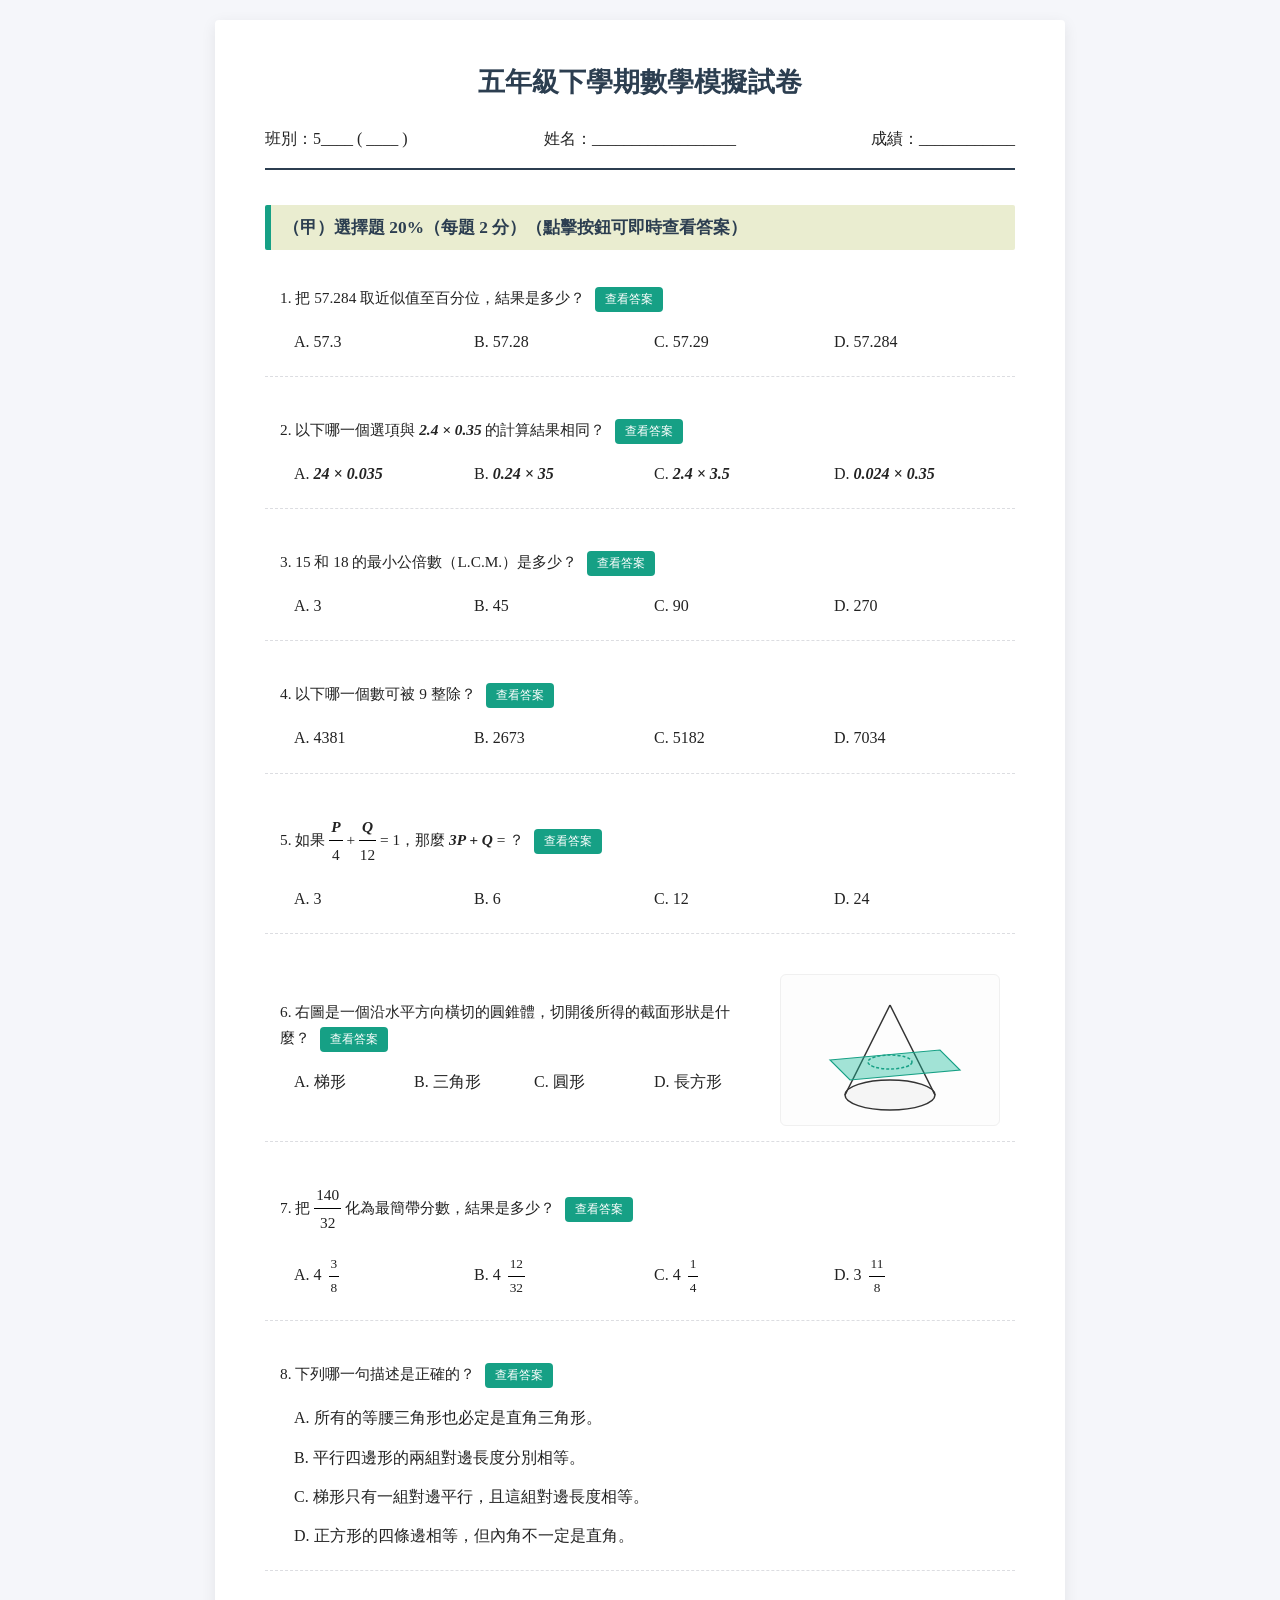
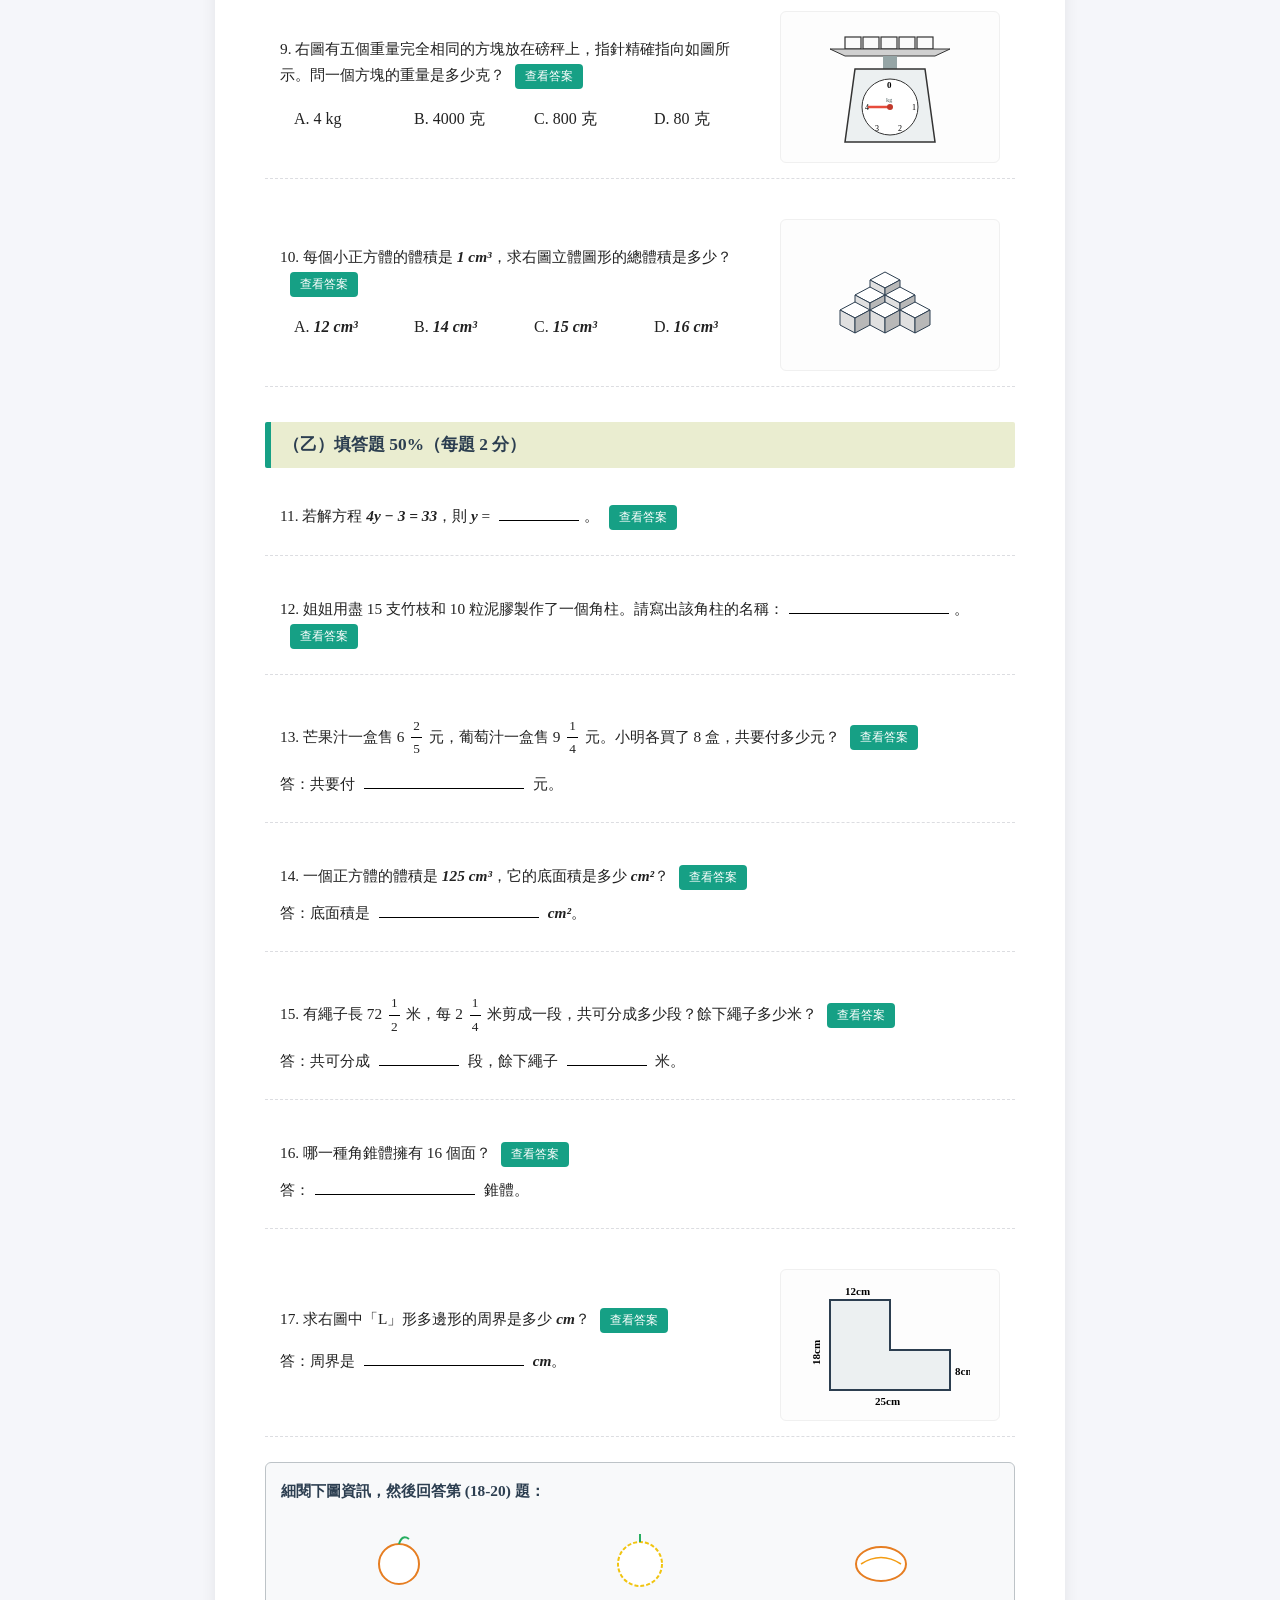
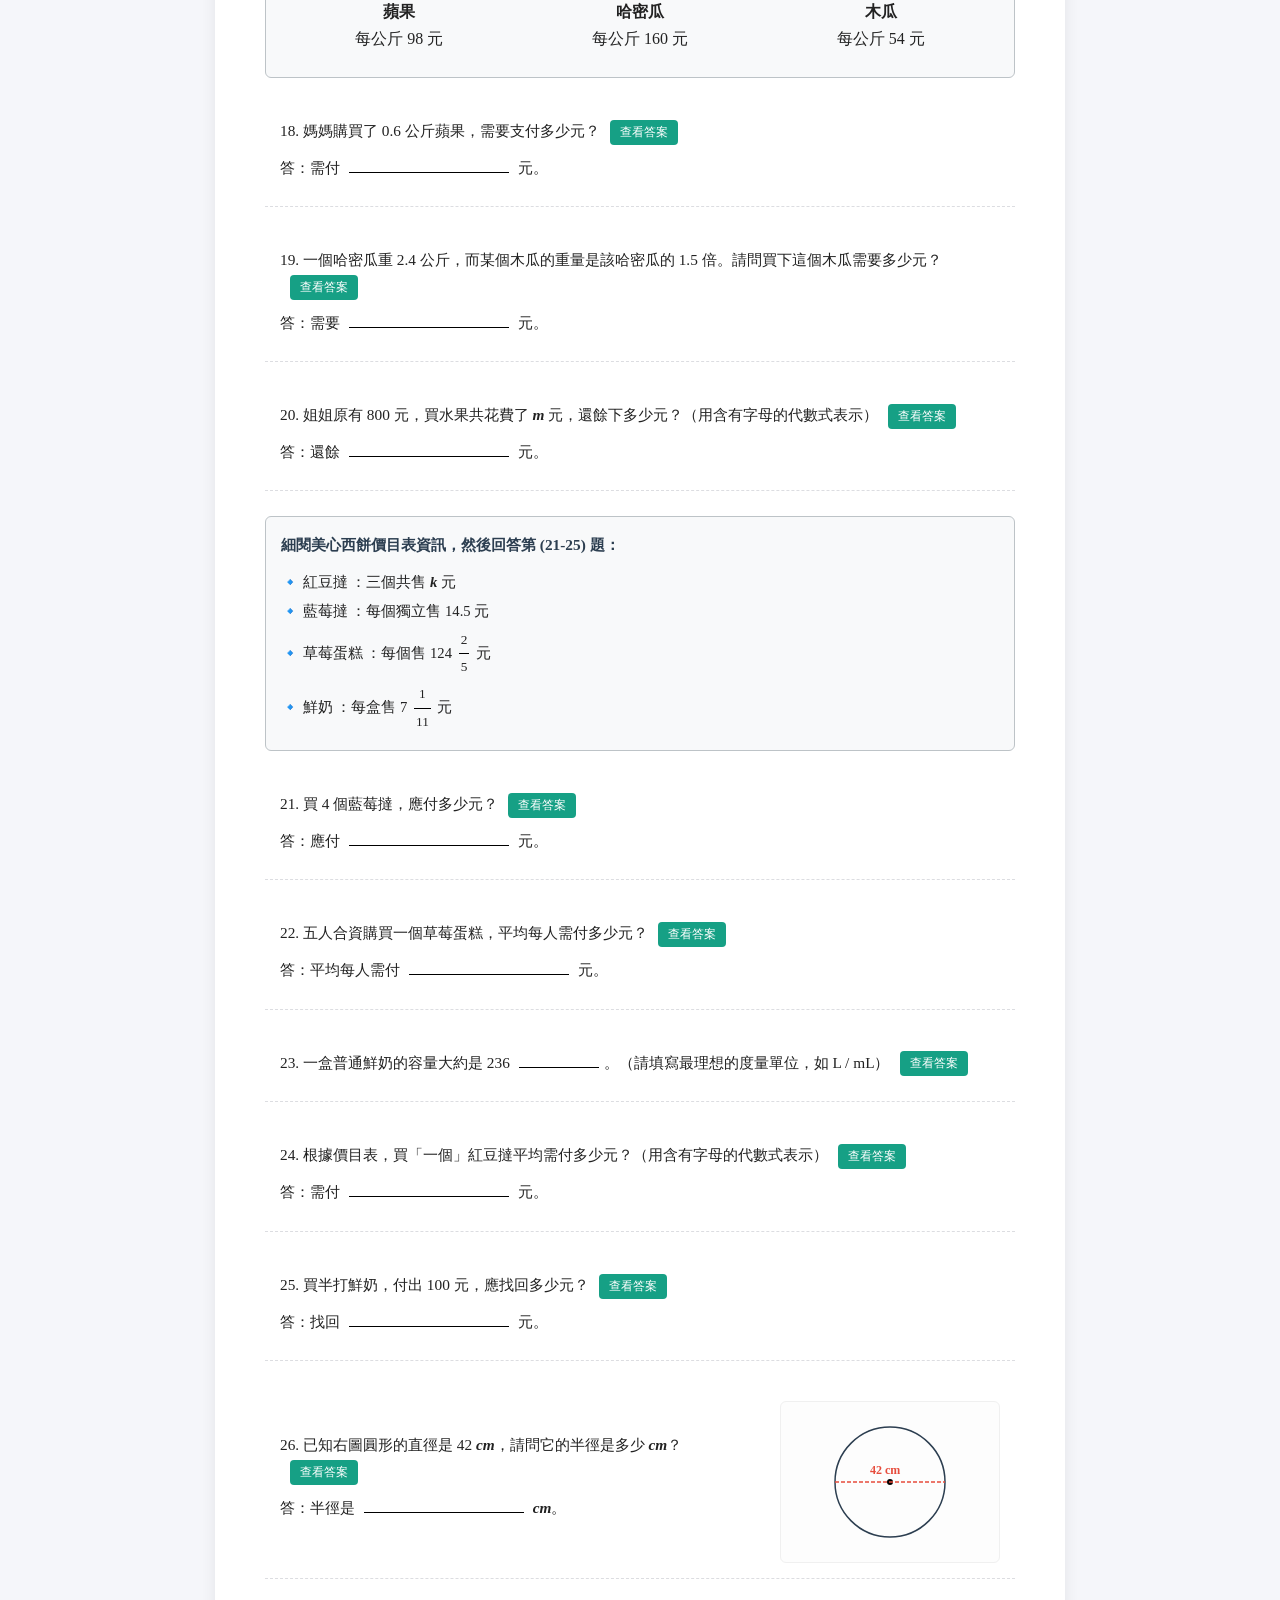
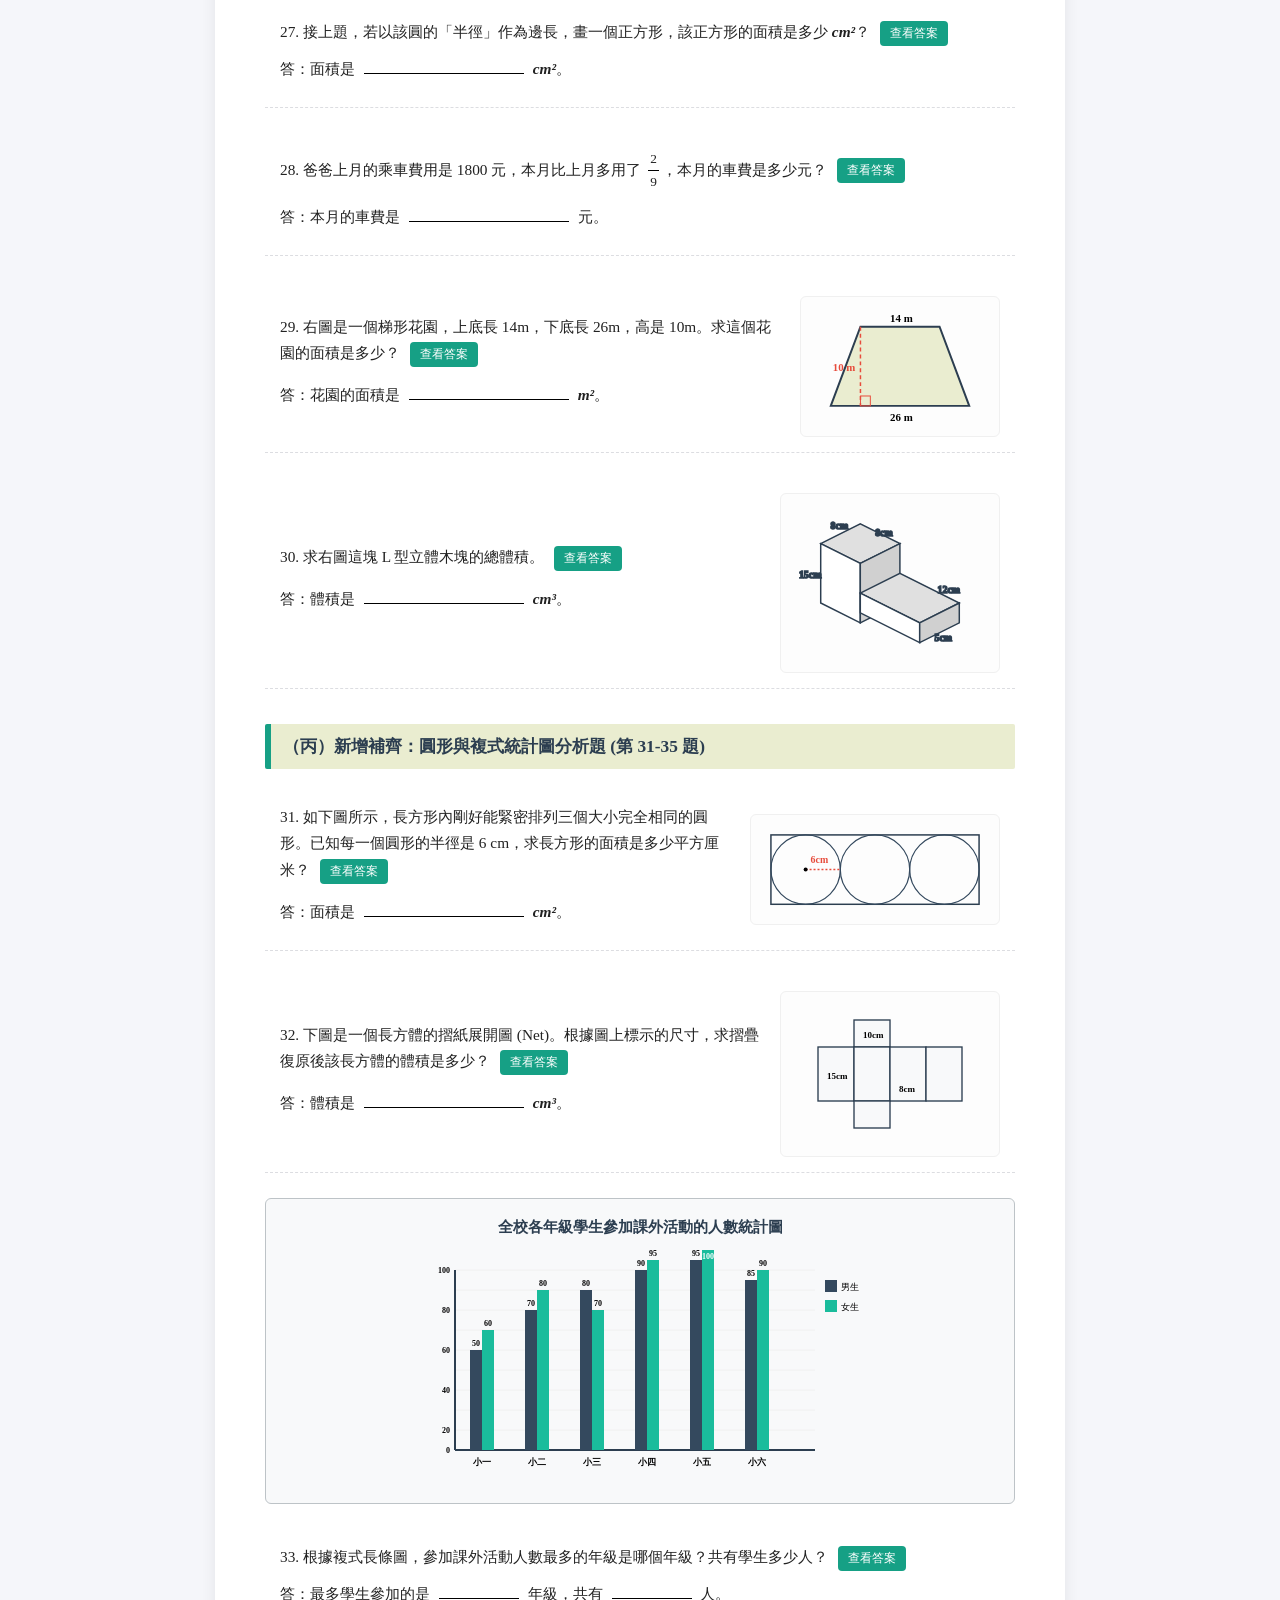
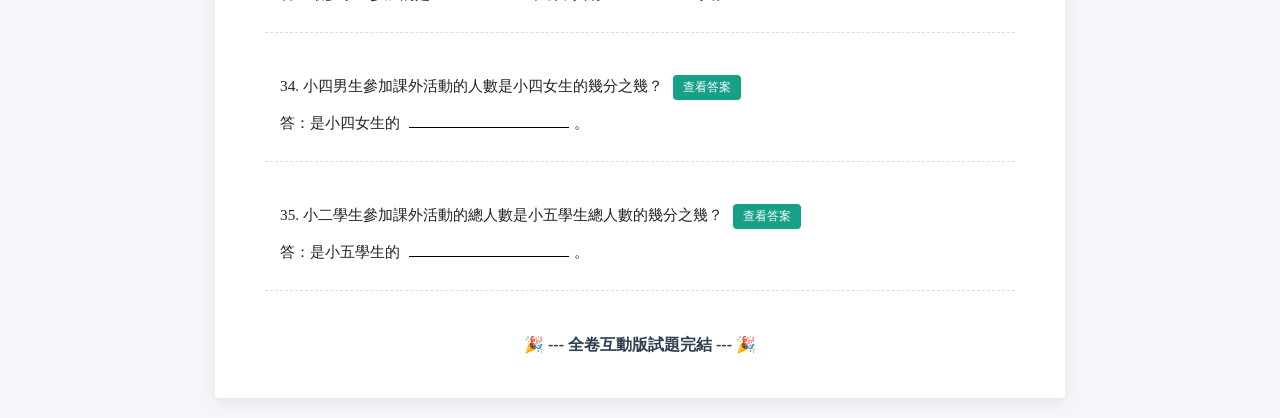
<file: 小五下Final1.html>
<!DOCTYPE html>
<html lang="zh-Hant">
<head>
<meta charset="UTF-8">
<meta name="viewport" content="width=device-width, initial-scale=1.0">
<title>五年級下學期數學模擬試卷 (互動專業版)</title>
<style>
    :root {
        --primary-color: #2c3e50;
        --accent-color: #16a085;
        --bg-color: #f5f6fa;
        --paper-bg: #ffffff;
        --text-color: #222222;
        --border-color: #dcdde1;
    }

    * {
        box-sizing: border-box;
    }

    body {
        font-family: "Times New Roman", "Microsoft JhengHei", "PingFang HK", sans-serif;
        background-color: var(--bg-color);
        color: var(--text-color);
        margin: 0;
        padding: 20px 10px;
        line-height: 1.7;
    }

    .paper-container {
        max-width: 850px;
        margin: 0 auto;
        background-color: var(--paper-bg);
        padding: 40px 50px;
        box-shadow: 0 4px 15px rgba(0, 0, 0, 0.08);
        border-radius: 4px;
    }

    @media (max-width: 768px) {
        body { padding: 10px 5px; }
        .paper-container { padding: 25px 20px; }
        .options-table td { width: 50% !important; display: inline-block; }
        .flex-layout { flex-direction: column; }
        .flex-cell-right { text-align: center; margin-top: 15px; width: 100% !important; }
    }

    .header-title {
        text-align: center;
        font-size: 20pt;
        font-weight: bold;
        color: var(--primary-color);
        margin-bottom: 20px;
    }

    .student-info-grid {
        display: grid;
        grid-template-columns: repeat(3, 1fr);
        gap: 15px;
        border-bottom: 2px solid var(--primary-color);
        padding-bottom: 15px;
        margin-bottom: 30px;
        font-size: 12pt;
    }

    .section-title {
        font-size: 13pt;
        font-weight: bold;
        background-color: #eaedd0;
        color: #2c3e50;
        padding: 8px 12px;
        margin: 35px 0 20px 0;
        border-left: 6px solid var(--accent-color);
        border-radius: 2px;
    }

    .question-block {
        margin-bottom: 25px;
        padding: 15px;
        border-bottom: 1px dashed var(--border-color);
        position: relative;
    }

    .question-block:hover { background-color: #fafafa; }
    .question-text { font-size: 11.5pt; font-weight: 500; margin-bottom: 10px; }
    .options-table { width: 100%; margin-left: 10px; border-collapse: collapse; }
    .options-table td { width: 25%; padding: 6px 4px; vertical-align: top; }

    .flex-layout { display: flex; justify-content: space-between; align-items: center; gap: 20px; }
    .flex-cell-left { flex: 1; }
    .flex-cell-right {
        width: 220px; display: flex; justify-content: center; align-items: center;
        background-color: #fdfdfd; border: 1px solid #f0f0f0; padding: 10px; border-radius: 6px;
    }

    .underline-space { display: inline-block; width: 80px; border-bottom: 1px solid #000; text-align: center; margin: 0 5px; }
    .long-underline { display: inline-block; width: 160px; border-bottom: 1px solid #000; text-align: center; margin: 0 5px; }

    .math { font-family: "Times New Roman", serif; font-style: italic; font-weight: bold; }
    .fraction { display: inline-block; vertical-align: middle; text-align: center; padding: 0 3px; font-size: 10pt; }
    .fraction .num { display: block; border-bottom: 1px solid #000; padding: 0 2px; }
    .fraction .den { display: block; padding: 0 2px; }

    .answer-toggle-btn {
        background-color: var(--accent-color); color: white; border: none; padding: 4px 10px;
        font-size: 9pt; border-radius: 4px; cursor: pointer; margin-left: 10px; display: inline-block;
        vertical-align: middle; transition: background 0.2s;
    }
    .answer-toggle-btn:hover { background-color: #117a65; }

    .answer-box {
        display: none; margin-top: 8px; padding: 10px 12px; background-color: #e8f8f5;
        border-left: 4px solid #1abc9c; color: #0e6251; font-weight: bold; font-size: 10.5pt; border-radius: 0 4px 4px 0;
    }
    .answer-box.show { display: block; }
    .info-panel { border: 1px solid #bdc3c7; background-color: #f8f9fa; padding: 15px; border-radius: 6px; margin: 25px 0; }
    svg { max-width: 100%; height: auto; }
</style>
</head>
<body>

<div class="paper-container">

    <div class="header-title">五年級下學期數學模擬試卷</div>
    <div class="student-info-grid">
        <div>班別：5____ ( ____ )</div>
        <div style="text-align: center;">姓名：__________________</div>
        <div style="text-align: right;">成績：____________</div>
    </div>

    <div class="section-title">（甲）選擇題 20%（每題 2 分）（點擊按鈕可即時查看答案）</div>

    <div class="question-block">
        <div class="question-text">1. 把 57.284 取近似值至百分位，結果是多少？<button class="answer-toggle-btn" onclick="toggleAns('a1')">查看答案</button></div>
        <table class="options-table">
            <tr><td>A. 57.3</td><td>B. 57.28</td><td>C. 57.29</td><td>D. 57.284</td></tr>
        </table>
        <div id="a1" class="answer-box">正確答案：B (57.28) </div>
    </div>

    <div class="question-block">
        <div class="question-text">2. 以下哪一個選項與 <span class="math">2.4 × 0.35</span> 的計算結果相同？<button class="answer-toggle-btn" onclick="toggleAns('a2')">查看答案</button></div>
        <table class="options-table">
            <tr>
                <td>A. <span class="math">24 × 0.035</span></td><td>B. <span class="math">0.24 × 35</span></td>
                <td>C. <span class="math">2.4 × 3.5</span></td><td>D. <span class="math">0.024 × 0.35</span></td>
            </tr>
        </table>
        <div id="a2" class="answer-box">正確答案：A (24 × 0.035 = 0.84)</div>
    </div>

    <div class="question-block">
        <div class="question-text">3. 15 和 18 的最小公倍數（L.C.M.）是多少？<button class="answer-toggle-btn" onclick="toggleAns('a3')">查看答案</button></div>
        <table class="options-table">
            <tr><td>A. 3</td><td>B. 45</td><td>C. 90</td><td>D. 270</td></tr>
        </table>
        <div id="a3" class="answer-box">正確答案：C (90)</div>
    </div>

    <div class="question-block">
        <div class="question-text">4. 以下哪一個數可被 9 整除？<button class="answer-toggle-btn" onclick="toggleAns('a4')">查看答案</button></div>
        <table class="options-table">
            <tr><td>A. 4381</td><td>B. 2673</td><td>C. 5182</td><td>D. 7034</td></tr>
        </table>
        <div id="a4" class="answer-box">正確答案：B (2+6+7+3 = 18，能被 9 整除)</div>
    </div>

    <div class="question-block">
        <div class="question-text">5. 如果 <table style="display:inline-block; vertical-align:middle; border-collapse:collapse; text-align:center;"><tr><td style="border-bottom:1px solid #000; padding:0 2px;"><span class="math">P</span></td></tr><tr><td>4</td></tr></table> + <table style="display:inline-block; vertical-align:middle; border-collapse:collapse; text-align:center;"><tr><td style="border-bottom:1px solid #000; padding:0 2px;"><span class="math">Q</span></td></tr><tr><td>12</td></tr></table> = 1，那麼 <span class="math">3P + Q</span> = ？<button class="answer-toggle-btn" onclick="toggleAns('a5')">查看答案</button></div>
        <table class="options-table">
            <tr><td>A. 3</td><td>B. 6</td><td>C. 12</td><td>D. 24</td></tr>
        </table>
        <div id="a5" class="answer-box">正確答案：C (12。兩邊同乘以 12 得 3P + Q = 12)</div>
    </div>

    <div class="question-block">
        <div class="flex-layout">
            <div class="flex-cell-left">
                <div class="question-text">6. 右圖是一個沿水平方向橫切的圓錐體，切開後所得的截面形狀是什麼？<button class="answer-toggle-btn" onclick="toggleAns('a6')">查看答案</button></div>
                <table class="options-table">
                    <tr><td>A. 梯形</td><td>B. 三角形</td><td>C. 圓形</td><td>D. 長方形</td></tr>
                </table>
            </div>
            <div class="flex-cell-right">
                <svg width="150" height="130" viewBox="0 0 150 130">
                    <ellipse cx="75" cy="110" rx="45" ry="15" fill="#f5f5f5" stroke="#333" stroke-width="1.5" />
                    <line x1="75" y1="20" x2="30" y2="110" stroke="#333" stroke-width="1.5" />
                    <line x1="75" y1="20" x2="120" y2="110" stroke="#333" stroke-width="1.5" />
                    <polygon points="15,75 125,65 145,85 35,95" fill="rgba(26, 188, 156, 0.4)" stroke="#16a085" stroke-width="1.2" />
                    <ellipse cx="75" cy="77" rx="22" ry="7" fill="none" stroke="#16a085" stroke-width="1.5" stroke-dasharray="3,2" />
                </svg>
            </div>
        </div>
        <div id="a6" class="answer-box">正確答案：C (圓形)</div>
    </div>

    <div class="question-block">
        <div class="question-text">7. 把 <table style="display:inline-block; vertical-align:middle; border-collapse:collapse; text-align:center;"><tr><td style="border-bottom:1px solid #000; padding:0 2px;">140</td></tr><tr><td>32</td></tr></table> 化為最簡帶分數，結果是多少？<button class="answer-toggle-btn" onclick="toggleAns('a7')">查看答案</button></div>
        <table class="options-table">
            <tr>
                <td>A. 4 <span class="fraction"><span class="num">3</span><span class="den">8</span></span></td>
                <td>B. 4 <span class="fraction"><span class="num">12</span><span class="den">32</span></span></td>
                <td>C. 4 <span class="fraction"><span class="num">1</span><span class="den">4</span></span></td>
                <td>D. 3 <span class="fraction"><span class="num">11</span><span class="den">8</span></span></td>
            </tr>
        </table>
        <div id="a7" class="answer-box">正確答案：A (4 和 12/32 化簡後為 4 又 3/8)</div>
    </div>

    <div class="question-block">
        <div class="question-text">8. 下列哪一句描述是正確的？<button class="answer-toggle-btn" onclick="toggleAns('a8')">查看答案</button></div>
        <table class="options-table">
            <tr><td style="width:100%;">A. 所有的等腰三角形也必定是直角三角形。</td></tr>
            <tr><td style="width:100%;">B. 平行四邊形的兩組對邊長度分別相等。</td></tr>
            <tr><td style="width:100%;">C. 梯形只有一組對邊平行，且這組對邊長度相等。</td></tr>
            <tr><td style="width:100%;">D. 正方形的四條邊相等，但內角不一定是直角。</td></tr>
        </table>
        <div id="a8" class="answer-box">正確答案：B (平行四邊形的兩組對邊分別平行且相等)</div>
    </div>

    <div class="question-block">
        <div class="flex-layout">
            <div class="flex-cell-left">
                <div class="question-text">9. 右圖有五個重量完全相同的方塊放在磅秤上，指針精確指向如圖所示。問一個方塊的重量是多少克？<button class="answer-toggle-btn" onclick="toggleAns('a9')">查看答案</button></div>
                <table class="options-table">
                    <tr><td>A. 4 kg</td><td>B. 4000 克</td><td>C. 800 克</td><td>D. 80 克</td></tr>
                </table>
            </div>
            <div class="flex-cell-right">
                <svg width="160" height="130" viewBox="0 0 160 130">
                    <g fill="#fafafa" stroke="#333" stroke-width="1.2">
                        <rect x="35" y="15" width="16" height="12" />
                        <rect x="53" y="15" width="16" height="12" />
                        <rect x="71" y="15" width="16" height="12" />
                        <rect x="89" y="15" width="16" height="12" />
                        <rect x="107" y="15" width="16" height="12" />
                    </g>
                    <polygon points="20,27 140,27 125,34 35,34" fill="#d0d0d0" stroke="#333" stroke-width="1" />
                    <rect x="73" y="34" width="14" height="13" fill="#95a5a6" />
                    <path d="M45,47 L115,47 L125,120 L35,120 Z" fill="#ecf0f1" stroke="#333" stroke-width="1.5" />
                    <circle cx="80" cy="85" r="28" fill="#fff" stroke="#333" stroke-width="1" />
                    <text x="77" y="66" font-size="9" font-weight="bold" fill="#000">0</text>
                    <text x="102" y="88" font-size="8">1</text>
                    <text x="88" y="109" font-size="8">2</text>
                    <text x="65" y="109" font-size="8">3</text>
                    <text x="55" y="88" font-size="8">4</text>
                    <text x="76" y="80" font-size="6" font-weight="bold" fill="#7f8c8d">kg</text>
                    <line x1="80" y1="85" x2="59" y2="85" stroke="#e74c3c" stroke-width="2.5" stroke-linecap="round" />
                    <circle cx="80" cy="85" r="3" fill="#c0392b" />
                </svg>
            </div>
        </div>
        <div id="a9" class="answer-box">正確答案：C (總重 4kg = 4000克，4000 ÷ 5 = 800克)</div>
    </div>

    <div class="question-block">
        <div class="flex-layout">
            <div class="flex-cell-left">
                <div class="question-text">10. 每個小正方體的體積是 <span class="math">1 cm³</span>，求右圖立體圖形的總體積是多少？<button class="answer-toggle-btn" onclick="toggleAns('a10')">查看答案</button></div>
                <table class="options-table">
                    <tr>
                        <td>A. <span class="math">12 cm³</span></td><td>B. <span class="math">14 cm³</span></td>
                        <td>C. <span class="math">15 cm³</span></td><td>D. <span class="math">16 cm³</span></td>
                    </tr>
                </table>
            </div>
            <div class="flex-cell-right">
                <svg width="150" height="130" viewBox="0 0 150 130">
                    <g stroke="#2c3e50" stroke-width="1" fill="#fff">
                        <polygon points="55,50 70,42 85,50 70,58" fill="#ffffff" />
                        <polygon points="55,50 70,58 70,73 55,65" fill="#e0e0e0" />
                        <polygon points="70,58 85,50 85,65 70,73" fill="#b8b8b8" />
                        <polygon points="40,65 55,57 70,65 55,73" fill="#ffffff" />
                        <polygon points="40,65 55,73 55,88 40,80" fill="#e0e0e0" />
                        <polygon points="55,73 70,65 70,80 55,88" fill="#b8b8b8" />
                        <polygon points="70,65 85,57 100,65 85,73" fill="#ffffff" />
                        <polygon points="70,65 85,73 85,80 70,88" fill="#e0e0e0" />
                        <polygon points="85,73 100,65 100,80 85,80" fill="#b8b8b8" />
                        <polygon points="25,80 40,72 55,80 40,88" fill="#ffffff" />
                        <polygon points="25,80 40,88 40,103 25,95" fill="#e0e0e0" />
                        <polygon points="40,88 55,80 55,95 40,103" fill="#b8b8b8" />
                        <polygon points="55,80 70,72 85,80 70,88" fill="#ffffff" />
                        <polygon points="55,80 70,88 70,103 55,95" fill="#e0e0e0" />
                        <polygon points="70,88 85,80 85,95 70,103" fill="#b8b8b8" />
                        <polygon points="85,80 100,72 115,80 100,88" fill="#ffffff" />
                        <polygon points="85,80 100,88 100,103 85,95" fill="#e0e0e0" />
                        <polygon points="100,88 115,80 115,95 100,103" fill="#b8b8b8" />
                    </g>
                </svg>
            </div>
        </div>
        <div id="a10" class="answer-box">正確答案：B (14 cm³。底層 3×3-1=8 個，中層 5 個，頂層 1 個，共 8+5+1=14)</div>
    </div>


    <div class="section-title">（乙）填答題 50%（每題 2 分）</div>

    <div class="question-block">
        <div class="question-text">11. 若解方程 <span class="math">4y − 3 = 33</span>，則 <span class="math">y</span> = <span class="underline-space"></span>。<button class="answer-toggle-btn" onclick="toggleAns('a11')">查看答案</button></div>
        <div id="a11" class="answer-box">正確答案：9 (4y = 36 -> y = 9)</div>
    </div>

    <div class="question-block">
        <div class="question-text">12. 姐姐用盡 15 支竹枝和 10 粒泥膠製作了一個角柱。請寫出該角柱的名稱：<span class="long-underline"></span>。<button class="answer-toggle-btn" onclick="toggleAns('a12')">查看答案</button></div>
        <div id="a12" class="answer-box">正確答案：五角柱 (有 15 條稜和 10 個頂點)</div>
    </div>

    <div class="question-block">
        <div class="question-text">13. 芒果汁一盒售 6 <span class="fraction"><span class="num">2</span><span class="den">5</span></span> 元，葡萄汁一盒售 9 <span class="fraction"><span class="num">1</span><span class="den">4</span></span> 元。小明各買了 8 盒，共要付多少元？<button class="answer-toggle-btn" onclick="toggleAns('a13')">查看答案</button></div>
        <div class="question-text">答：共要付 <span class="long-underline"></span> 元。</div>
        <div id="a13" class="answer-box">正確答案：125.2 元 (或 125 又 1/5 元)</div>
    </div>

    <div class="question-block">
        <div class="question-text">14. 一個正方體的體積是 <span class="math">125 cm³</span>，它的底面積是多少 <span class="math">cm²</span>？<button class="answer-toggle-btn" onclick="toggleAns('a14')">查看答案</button></div>
        <div class="question-text">答：底面積是 <span class="long-underline"></span> <span class="math">cm²</span>。</div>
        <div id="a14" class="answer-box">正確答案：25 cm² (邊長為 5cm，底面積 = 5 × 5 = 25)</div>
    </div>

    <div class="question-block">
        <div class="question-text">15. 有繩子長 72 <span class="fraction"><span class="num">1</span><span class="den">2</span></span> 米，每 2 <span class="fraction"><span class="num">1</span><span class="den">4</span></span> 米剪成一段，共可分成多少段？餘下繩子多少米？<button class="answer-toggle-btn" onclick="toggleAns('a15')">查看答案</button></div>
        <div class="question-text">答：共可分成 <span class="underline-space"></span> 段，餘下繩子 <span class="underline-space"></span> 米。</div>
        <div id="a15" class="answer-box">
            正確答案：可分成 32 段，餘下 1/2 米。<br><br>
            <span style="color:#2c3e50;"><b>【詳細解法】：</b><br>
            1. 將帶分數化為假分數：繩子總長 = 145/2 米，每段長度 = 9/4 米。<br>
            2. 計算段數：(145/2) ÷ (9/4) = (145/2) × (4/9) = 580/18 = 290/9 = 32 又 2/9。<br>
            3. 代表完整分成了 32 段。<br>
            4. 計算餘下的長度：總長 - (完整段數 × 每段長度) = 145/2 - (32 × 9/4) = 145/2 - 72 = 145/2 - 144/2 = 1/2 米。
            </span>
        </div>
    </div>

    <div class="question-block">
        <div class="question-text">16. 哪一種角錐體擁有 16 個面？<button class="answer-toggle-btn" onclick="toggleAns('a16')">查看答案</button></div>
        <div class="question-text">答：<span class="long-underline"></span> 錐體。</div>
        <div id="a16" class="answer-box">正確答案：十五角錐 (15個側面 + 1個底面 = 16個面)</div>
    </div>

    <div class="question-block">
        <div class="flex-layout">
            <div class="flex-cell-left">
                <div class="question-text">17. 求右圖中「L」形多邊形的周界是多少 <span class="math">cm</span>？<button class="answer-toggle-btn" onclick="toggleAns('a17')">查看答案</button></div>
                <div class="question-text" style="margin-top: 15px;">答：周界是 <span class="long-underline"></span> <span class="math">cm</span>。</div>
            </div>
            <div class="flex-cell-right">
                <svg width="160" height="130" viewBox="0 0 160 130">
                    <polygon points="20,20 80,20 80,70 140,70 140,110 20,110" fill="#ecf0f1" stroke="#2c3e50" stroke-width="2" />
                    <text x="35" y="15" font-size="11" font-weight="bold">12cm</text>
                    <text x="145" y="95" font-size="11" font-weight="bold">8cm</text>
                    <text x="65" y="125" font-size="11" font-weight="bold">25cm</text>
                    <text x="-5" y="70" font-size="11" font-weight="bold" transform="rotate(-90 10 70)">18cm</text>
                </svg>
            </div>
        </div>
        <div id="a17" class="answer-box">正確答案：86 cm (利用平移法，周界等於一個長 25cm、寬 18cm 的長方形周界：(25 + 18) × 2 = 86)</div>
    </div>

    <div class="info-panel">
        <div class="question-text" style="font-weight: bold; color: var(--primary-color);">細閱下圖資訊，然後回答第 (18-20) 題：</div>
        <div style="display: flex; justify-content: space-around; flex-wrap: wrap; text-align: center; margin-top: 15px;">
            <div style="margin: 10px;">
                <svg width="60" height="60" viewBox="0 0 60 60"><circle cx="30" cy="35" r="20" fill="#fff" stroke="#e67e22" stroke-width="2"/><path d="M30,15 Q33,5 40,10" fill="none" stroke="#27ae60" stroke-width="2"/></svg><br>
                <strong>蘋果</strong><br>每公斤 98 元
            </div>
            <div style="margin: 10px;">
                <svg width="60" height="60" viewBox="0 0 60 60"><circle cx="30" cy="35" r="22" fill="#fff" stroke="#f1c40f" stroke-width="2" stroke-dasharray="4,2"/><path d="M30,13 L30,5" stroke="#27ae60" stroke-width="2"/></svg><br>
                <strong>哈密瓜</strong><br>每公斤 160 元
            </div>
            <div style="margin: 10px;">
                <svg width="60" height="60" viewBox="0 0 60 60"><ellipse cx="30" cy="35" rx="25" ry="17" fill="#fff" stroke="#e67e22" stroke-width="2"/><path d="M10,35 Q30,22 50,35" fill="none" stroke="#f39c12" stroke-width="1.5"/></svg><br>
                <strong>木瓜</strong><br>每公斤 54 元
            </div>
        </div>
    </div>

    <div class="question-block">
        <div class="question-text">18. 媽媽購買了 0.6 公斤蘋果，需要支付多少元？<button class="answer-toggle-btn" onclick="toggleAns('a18')">查看答案</button></div>
        <div class="question-text">答：需付 <span class="long-underline"></span> 元。</div>
        <div id="a18" class="answer-box">正確答案：58.8 元 (98 × 0.6 = 58.8)</div>
    </div>
    
    <div class="question-block">
        <div class="question-text">19. 一個哈密瓜重 2.4 公斤，而某個木瓜的重量是該哈密瓜的 1.5 倍。請問買下這個木瓜需要多少元？<button class="answer-toggle-btn" onclick="toggleAns('a19')">查看答案</button></div>
        <div class="question-text">答：需要 <span class="long-underline"></span> 元。</div>
        <div id="a19" class="answer-box">正確答案：194.4 元 (木瓜重: 2.4 × 1.5 = 3.6 公斤；價格: 3.6 × 54 = 194.4)</div>
    </div>

    <div class="question-block">
        <div class="question-text">20. 姐姐原有 800 元，買水果共花費了 <span class="math">m</span> 元，還餘下多少元？（用含有字母的代數式表示）<button class="answer-toggle-btn" onclick="toggleAns('a20')">查看答案</button></div>
        <div class="question-text">答：還餘 <span class="long-underline"></span> 元。</div>
        <div id="a20" class="answer-box">正確答案：(800 - m) 元</div>
    </div>


    <div class="info-panel">
        <div class="question-text" style="font-weight: bold; color: var(--primary-color);">細閱美心西餅價目表資訊，然後回答第 (21-25) 題：</div>
        <div style="line-height: 2; margin-top: 10px; font-size: 11pt;">
            🔹 紅豆撻 ：三個共售 <span class="math">k</span> 元 <br>
            🔹 藍莓撻 ：每個獨立售 14.5 元 <br>
            🔹 草莓蛋糕 ：每個售 124 <span class="fraction"><span class="num">2</span><span class="den">5</span></span> 元 <br>
            🔹 鮮奶 ：每盒售 7 <span class="fraction"><span class="num">1</span><span class="den">11</span></span> 元
        </div>
    </div>

    <div class="question-block">
        <div class="question-text">21. 買 4 個藍莓撻，應付多少元？<button class="answer-toggle-btn" onclick="toggleAns('a21')">查看答案</button></div>
        <div class="question-text">答：應付 <span class="long-underline"></span> 元。</div>
        <div id="a21" class="answer-box">正確答案：58 元 (14.5 × 4 = 58)</div>
    </div>

    <div class="question-block">
        <div class="question-text">22. 五人合資購買一個草莓蛋糕，平均每人需付多少元？<button class="answer-toggle-btn" onclick="toggleAns('a22')">查看答案</button></div>
        <div class="question-text">答：平均每人需付 <span class="long-underline"></span> 元。</div>
        <div id="a22" class="answer-box">正確答案：24.88 元 (124.4 ÷ 5 = 24.88)</div>
    </div>

    <div class="question-block">
        <div class="question-text">23. 一盒普通鮮奶的容量大約是 236 <span class="underline-space"></span>。（請填寫最理想的度量單位，如 L / mL）<button class="answer-toggle-btn" onclick="toggleAns('a23')">查看答案</button></div>
        <div id="a23" class="answer-box">正確答案：毫升 (mL)</div>
    </div>

    <div class="question-block">
        <div class="question-text">24. 根據價目表，買「一個」紅豆撻平均需付多少元？（用含有字母的代數式表示）<button class="answer-toggle-btn" onclick="toggleAns('a24')">查看答案</button></div>
        <div class="question-text">答：需付 <span class="long-underline"></span> 元。</div>
        <div id="a24" class="answer-box">正確答案：k/3 元</div>
    </div>

    <div class="question-block">
        <div class="question-text">25. 買半打鮮奶，付出 100 元，應找回多少元？<button class="answer-toggle-btn" onclick="toggleAns('a25')">查看答案</button></div>
        <div class="question-text">答：找回 <span class="long-underline"></span> 元。</div>
        <div id="a25" class="answer-box">正確答案：57.5 元 (半打=6盒。6 × 7_1/11 = 42_6/11，找回 100 - 42_6/11)</div>
    </div>

    <div class="question-block">
        <div class="flex-layout">
            <div class="flex-cell-left">
                <div class="question-text">26. 已知右圖圓形的直徑是 42 <span class="math">cm</span>，請問它的半徑是多少 <span class="math">cm</span>？<button class="answer-toggle-btn" onclick="toggleAns('a26')">查看答案</button></div>
                <div class="question-text">答：半徑是 <span class="long-underline"></span> <span class="math">cm</span>。</div>
            </div>
            <div class="flex-cell-right">
                <svg width="140" height="140" viewBox="0 0 140 140">
                    <circle cx="70" cy="70" r="55" fill="none" stroke="#2c3e50" stroke-width="1.5" />
                    <circle cx="70" cy="70" r="3" fill="#000" />
                    <line x1="15" y1="70" x2="125" y2="70" stroke="#e74c3c" stroke-width="1.5" stroke-dasharray="4,2"/>
                    <text x="50" y="62" font-size="12" font-weight="bold" fill="#e74c3c">42 cm</text>
                </svg>
            </div>
        </div>
        <div id="a26" class="answer-box">正確答案：21 cm (半徑 = 直徑 ÷ 2 = 42 ÷ 2 = 21)</div>
    </div>

    <div class="question-block">
        <div class="question-text">27. 接上題，若以該圓的「半徑」作為邊長，畫一個正方形，該正方形的面積是多少 <span class="math">cm²</span>？<button class="answer-toggle-btn" onclick="toggleAns('a27')">查看答案</button></div>
        <div class="question-text">答：面積是 <span class="long-underline"></span> <span class="math">cm²</span>。</div>
        <div id="a27" class="answer-box">正確答案：441 cm² (正方形面積 = 21 × 21 = 441)</div>
    </div>

    <div class="question-block">
        <div class="question-text">28. 爸爸上月的乘車費用是 1800 元，本月比上月多用了 <span class="fraction"><span class="num">2</span><span class="den">9</span></span>，本月的車費是多少元？<button class="answer-toggle-btn" onclick="toggleAns('a28')">查看答案</button></div>
        <div class="question-text">答：本月的車費是 <span class="long-underline"></span> 元。</div>
        <div id="a28" class="answer-box">正確答案：2200 元 (多用了 1800 × 2/9 = 400元；總共 = 1800 + 400 = 2200元)</div>
    </div>

    <div class="question-block">
        <div class="flex-layout">
            <div class="flex-cell-left">
                <div class="question-text">29. 右圖是一個梯形花園，上底長 14m，下底長 26m，高是 10m。求這個花園的面積是多少？<button class="answer-toggle-btn" onclick="toggleAns('a29')">查看答案</button></div>
                <div class="question-text" style="margin-top: 15px;">答：花園的面積是 <span class="long-underline"></span> <span class="math">m²</span>。</div>
            </div>
            <div class="flex-cell-right" style="width: 200px;">
                <svg width="180" height="120" viewBox="0 0 180 120">
                    <polygon points="50,20 130,20 160,100 20,100" fill="#eaedd0" stroke="#2c3e50" stroke-width="2" />
                    <line x1="50" y1="20" x2="50" y2="100" stroke="#e74c3c" stroke-width="1.5" stroke-dasharray="4,3" />
                    <rect x="50" y="90" width="10" height="10" fill="none" stroke="#e74c3c" stroke-width="1" />
                    <text x="80" y="15" font-size="11" font-weight="bold">14 m</text>
                    <text x="80" y="115" font-size="11" font-weight="bold">26 m</text>
                    <text x="22" y="65" font-size="11" font-weight="bold" fill="#e74c3c">10 m</text>
                </svg>
            </div>
        </div>
        <div id="a29" class="answer-box">正確答案：200 m² (梯形面積 = (上底 + 下底) × 高 ÷ 2 = (14 + 26) × 10 ÷ 2 = 200)</div>
    </div>

    <div class="question-block">
        <div class="flex-layout">
            <div class="flex-cell-left">
                <div class="question-text">30. 求右圖這塊 L 型立體木塊的總體積。<button class="answer-toggle-btn" onclick="toggleAns('a30')">查看答案</button></div>
                <div class="question-text" style="margin-top: 15px;">答：體積是 <span class="long-underline"></span> <span class="math">cm³</span>。</div>
            </div>
            <div class="flex-cell-right" style="width: 220px;">
                <svg width="200" height="160" viewBox="0 0 200 160">
                    <g stroke="#2c3e50" stroke-width="1.5" fill="#f0f0f0">
                        <polygon points="30,40 70,20 110,40 70,60" fill="#e0e0e0" />
                        <polygon points="30,40 70,60 70,120 30,100" fill="#ffffff" />
                        <polygon points="70,60 110,40 110,100 70,120" fill="#d0d0d0" />
                        <polygon points="70,90 110,70 170,100 130,120" fill="#e0e0e0" />
                        <polygon points="70,90 130,120 130,140 70,110" fill="#ffffff" />
                        <polygon points="130,120 170,100 170,120 130,140" fill="#d0d0d0" />
                        
                        <text x="8" y="75" font-size="10" font-weight="bold">15cm</text>
                        <text x="145" y="138" font-size="10" font-weight="bold">5cm</text>
                        <text x="148" y="90" font-size="10" font-weight="bold">12cm</text>
                        <text x="85" y="32" font-size="10" font-weight="bold">8cm</text>
                        <text x="40" y="25" font-size="10" font-weight="bold">8cm</text>
                    </g>
                </svg>
            </div>
        </div>
        <div id="a30" class="answer-box">正確答案：1440 cm³ (切割為兩部分。直立部分: 8×8×15=960；橫向部分: 12×8×5=480。總和=1440)</div>
    </div>


    <div class="section-title">（丙）新增補齊：圓形與複式統計圖分析題 (第 31-35 題)</div>

    <div class="question-block">
        <div class="flex-layout">
            <div class="flex-cell-left">
                <div class="question-text">31. 如下圖所示，長方形內剛好能緊密排列三個大小完全相同的圓形。已知每一個圓形的半徑是 6 cm，求長方形的面積是多少平方厘米？<button class="answer-toggle-btn" onclick="toggleAns('a31')">查看答案</button></div>
                <div class="question-text" style="margin-top: 15px;">答：面積是 <span class="long-underline"></span> <span class="math">cm²</span>。</div>
            </div>
            <div class="flex-cell-right" style="width: 250px;">
                <svg width="230" height="90" viewBox="0 0 230 90">
                    <rect x="10" y="10" width="210" height="70" fill="none" stroke="#2c3e50" stroke-width="1.5" />
                    <circle cx="45" cy="45" r="35" fill="none" stroke="#34495e" stroke-width="1.2" />
                    <circle cx="115" cy="45" r="35" fill="none" stroke="#34495e" stroke-width="1.2" />
                    <circle cx="185" cy="45" r="35" fill="none" stroke="#34495e" stroke-width="1.2" />
                    <line x1="45" y1="45" x2="80" y2="45" stroke="#e74c3c" stroke-width="1.5" stroke-dasharray="2,2"/>
                    <circle cx="45" cy="45" r="2" fill="#000" />
                    <text x="50" y="38" font-size="10" font-weight="bold" fill="#e74c3c">6cm</text>
                </svg>
            </div>
        </div>
        <div id="a31" class="answer-box">正確答案：432 cm² (直徑=12cm。長方形寬=12cm，長=12×3=36cm。面積=36×12=432)</div>
    </div>

    <div class="question-block">
        <div class="flex-layout">
            <div class="flex-cell-left">
                <div class="question-text">32. 下圖是一個長方體的摺紙展開圖 (Net)。根據圖上標示的尺寸，求摺疊復原後該長方體的體積是多少？<button class="answer-toggle-btn" onclick="toggleAns('a32')">查看答案</button></div>
                <div class="question-text" style="margin-top: 15px;">答：體積是 <span class="long-underline"></span> <span class="math">cm³</span>。</div>
            </div>
            <div class="flex-cell-right" style="width: 220px;">
                <svg width="220" height="160" viewBox="0 0 220 160">
                    <g fill="#f8f9fa" stroke="#2c3e50" stroke-width="1.5">
                        <rect x="70" y="20" width="40" height="30" />
                        <rect x="30" y="50" width="40" height="60" />
                        <rect x="70" y="50" width="40" height="60" />
                        <rect x="110" y="50" width="40" height="60" />
                        <rect x="150" y="50" width="40" height="60" />
                        <rect x="70" y="110" width="40" height="30" />
                    </g>
                    <text x="80" y="40" font-size="10" font-weight="bold">10cm</text>
                    <text x="40" y="85" font-size="10" font-weight="bold">15cm</text>
                    <text x="120" y="100" font-size="10" font-weight="bold">8cm</text>
                </svg>
            </div>
        </div>
        <div id="a32" class="answer-box">正確答案：1200 cm³ (邊長分別為 15cm, 10cm, 8cm。體積 = 15 × 10 × 8 = 1200)</div>
    </div>

    <div class="info-panel">
        <div class="question-text" style="font-weight: bold; text-align: center; color: var(--primary-color);">全校各年級學生參加課外活動的人數統計圖</div>
        <div style="text-align: center; margin-top: 10px;">
            <svg width="450" height="230" viewBox="0 0 450 230">
                <g stroke="#f0f0f0" stroke-width="1">
                    <line x1="40" y1="20" x2="400" y2="20" /><line x1="40" y1="40" x2="400" y2="40" />
                    <line x1="40" y1="60" x2="400" y2="60" /><line x1="40" y1="80" x2="400" y2="80" />
                    <line x1="40" y1="100" x2="400" y2="100" /><line x1="40" y1="120" x2="400" y2="120" />
                    <line x1="40" y1="140" x2="400" y2="140" /><line x1="40" y1="160" x2="400" y2="160" />
                    <line x1="40" y1="180" x2="400" y2="180" />
                </g>
                <line x1="40" y1="20" x2="40" y2="200" stroke="#2c3e50" stroke-width="2" />
                <line x1="40" y1="200" x2="400" y2="200" stroke="#2c3e50" stroke-width="2" />
                
                <g font-size="8" text-anchor="end" font-weight="bold">
                    <text x="35" y="23">100</text><text x="35" y="63">80</text>
                    <text x="35" y="103">60</text><text x="35" y="143">40</text>
                    <text x="35" y="183">20</text><text x="35" y="203">0</text>
                </g>
                
                <g transform="translate(410, 30)" font-size="9">
                    <rect x="0" y="0" width="12" height="12" fill="#34495e" />
                    <text x="16" y="10">男生</text>
                    <rect x="0" y="20" width="12" height="12" fill="#1abc9c" />
                    <text x="16" y="30">女生</text>
                </g>

                <rect x="55" y="100" width="12" height="100" fill="#34495e" />
                <text x="61" y="96" font-size="8" text-anchor="middle" font-weight="bold">50</text>
                <rect x="67" y="80" width="12" height="120" fill="#1abc9c" />
                <text x="73" y="76" font-size="8" text-anchor="middle" font-weight="bold">60</text>
                
                <rect x="110" y="60" width="12" height="140" fill="#34495e" />
                <text x="116" y="56" font-size="8" text-anchor="middle" font-weight="bold">70</text>
                <rect x="122" y="40" width="12" height="160" fill="#1abc9c" />
                <text x="128" y="36" font-size="8" text-anchor="middle" font-weight="bold">80</text>

                <rect x="165" y="40" width="12" height="160" fill="#34495e" />
                <text x="171" y="36" font-size="8" text-anchor="middle" font-weight="bold">80</text>
                <rect x="177" y="60" width="12" height="140" fill="#1abc9c" />
                <text x="183" y="56" font-size="8" text-anchor="middle" font-weight="bold">70</text>

                <rect x="220" y="20" width="12" height="180" fill="#34495e" />
                <text x="226" y="16" font-size="8" text-anchor="middle" font-weight="bold">90</text>
                <rect x="232" y="10" width="12" height="190" fill="#1abc9c" />
                <text x="238" y="6" font-size="8" text-anchor="middle" font-weight="bold">95</text>

                <rect x="275" y="10" width="12" height="190" fill="#34495e" />
                <text x="281" y="6" font-size="8" text-anchor="middle" font-weight="bold">95</text>
                <rect x="287" y="0" width="12" height="200" fill="#1abc9c" />
                <text x="293" y="9" font-size="8" text-anchor="middle" font-weight="bold" fill="#fff">100</text>

                <rect x="330" y="30" width="12" height="170" fill="#34495e" />
                <text x="336" y="26" font-size="8" text-anchor="middle" font-weight="bold">85</text>
                <rect x="342" y="20" width="12" height="180" fill="#1abc9c" />
                <text x="348" y="16" font-size="8" text-anchor="middle" font-weight="bold">90</text>

                <g font-size="9" text-anchor="middle" font-weight="bold">
                    <text x="67" y="215">小一</text><text x="122" y="215">小二</text>
                    <text x="177" y="215">小三</text><text x="232" y="215">小四</text>
                    <text x="287" y="215">小五</text><text x="342" y="215">小六</text>
                </g>
            </svg>
        </div>
    </div>

    <div class="question-block">
        <div class="question-text">33. 根據複式長條圖，參加課外活動人數最多的年級是哪個年級？共有學生多少人？<button class="answer-toggle-btn" onclick="toggleAns('a33')">查看答案</button></div>
        <div class="question-text">答：最多學生參加的是 <span class="underline-space"></span> 年級，共有 <span class="underline-space"></span> 人。</div>
        <div id="a33" class="answer-box">正確答案：五年級，共有 195 人 (男生 95 人 + 女生 100 人)</div>
    </div>

    <div class="question-block">
        <div class="question-text">34. 小四男生參加課外活動的人數是小四女生的幾分之幾？<button class="answer-toggle-btn" onclick="toggleAns('a34')">查看答案</button></div>
        <div class="question-text">答：是小四女生的 <span class="long-underline"></span>。</div>
        <div id="a34" class="answer-box">正確答案：18/19 (男生 90 人，女生 95 人，化簡為 90/95 = 18/19)</div>
    </div>

    <div class="question-block">
        <div class="question-text">35. 小二學生參加課外活動的總人數是小五學生總人數的幾分之幾？<button class="answer-toggle-btn" onclick="toggleAns('a35')">查看答案</button></div>
        <div class="question-text">答：是小五學生的 <span class="long-underline"></span>。</div>
        <div id="a35" class="answer-box">正確答案：10/13 (小二共 150 人，小五共 195 人，150/195 = 10/13)</div>
    </div>

    <div style="text-align: center; margin-top: 40px; font-weight: bold; color: var(--primary-color);">
        🎉 --- 全卷互動版試題完結 --- 🎉
    </div>

</div>

<script>
    function toggleAns(id) {
        var box = document.getElementById(id);
        if (box.classList.contains('show')) {
            box.classList.remove('show');
        } else {
            box.classList.add('show');
        }
    }
</script>

</body>
</html>
</file>
